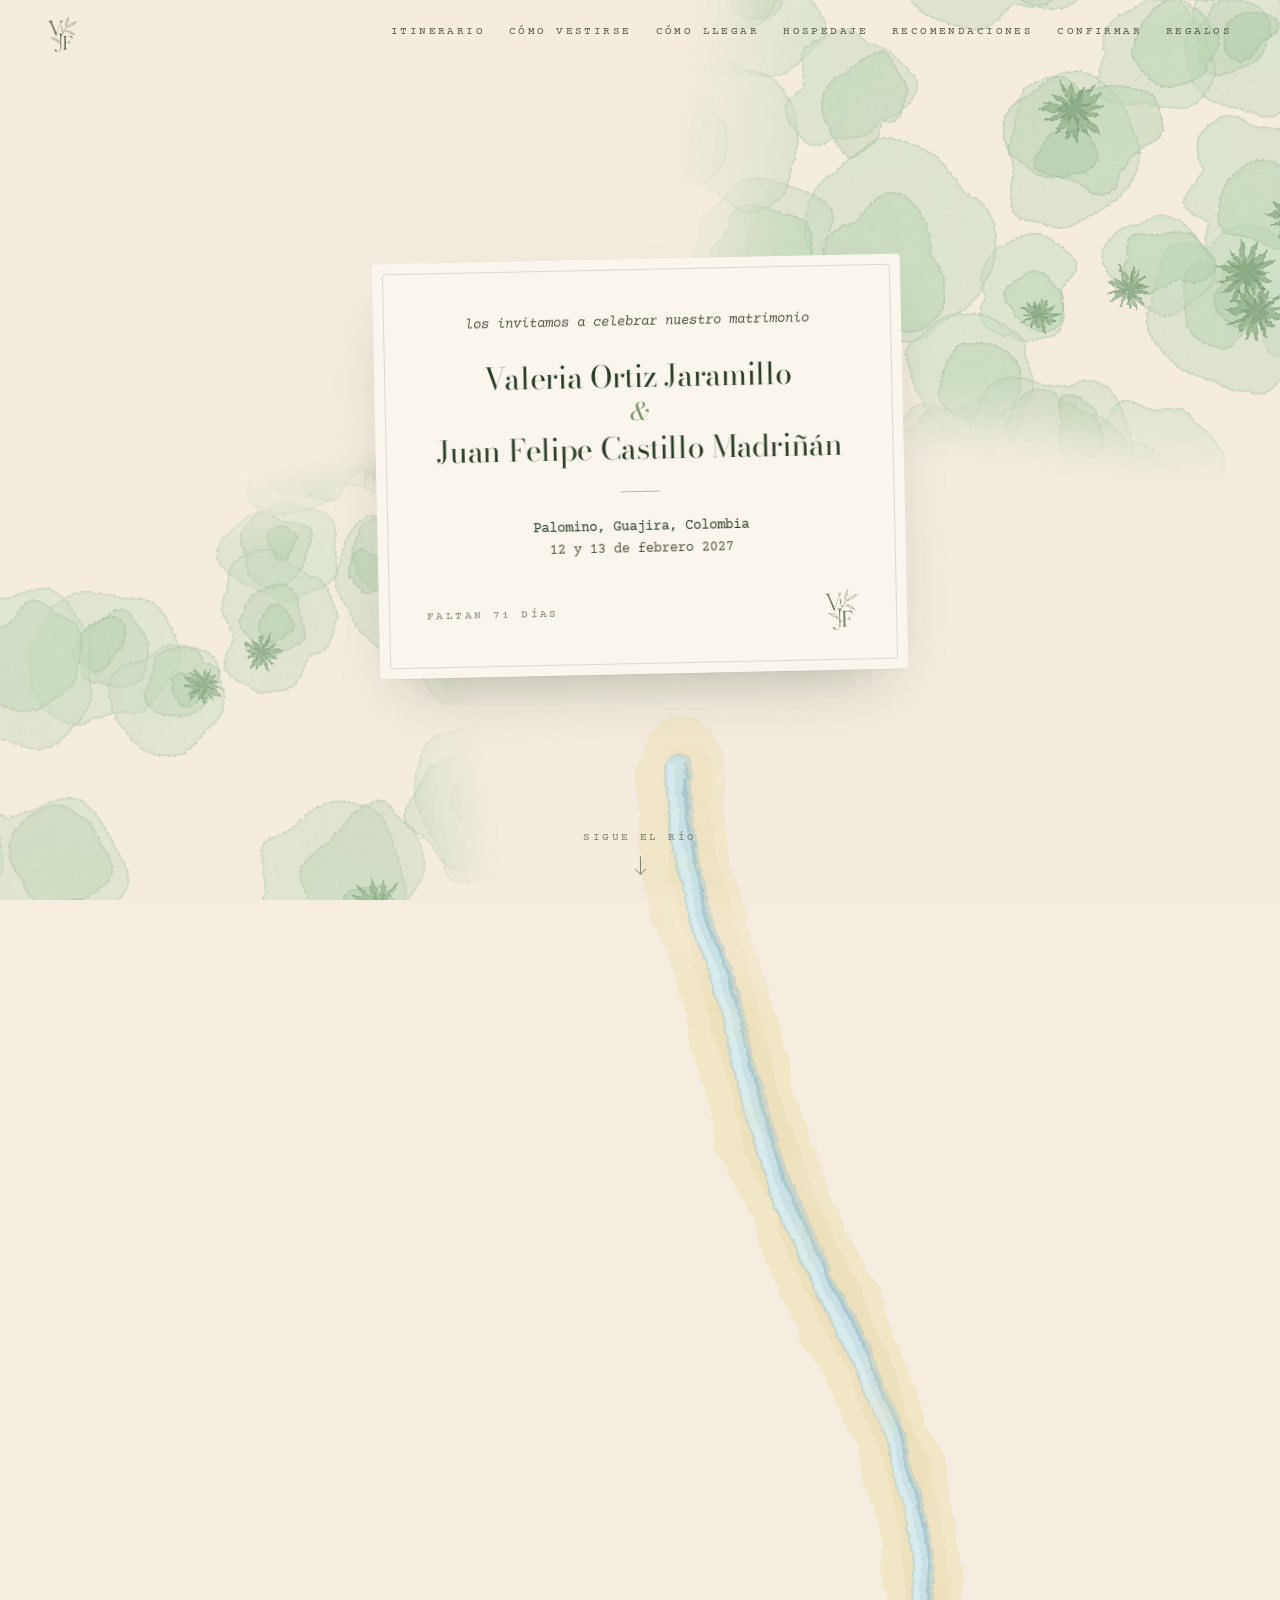
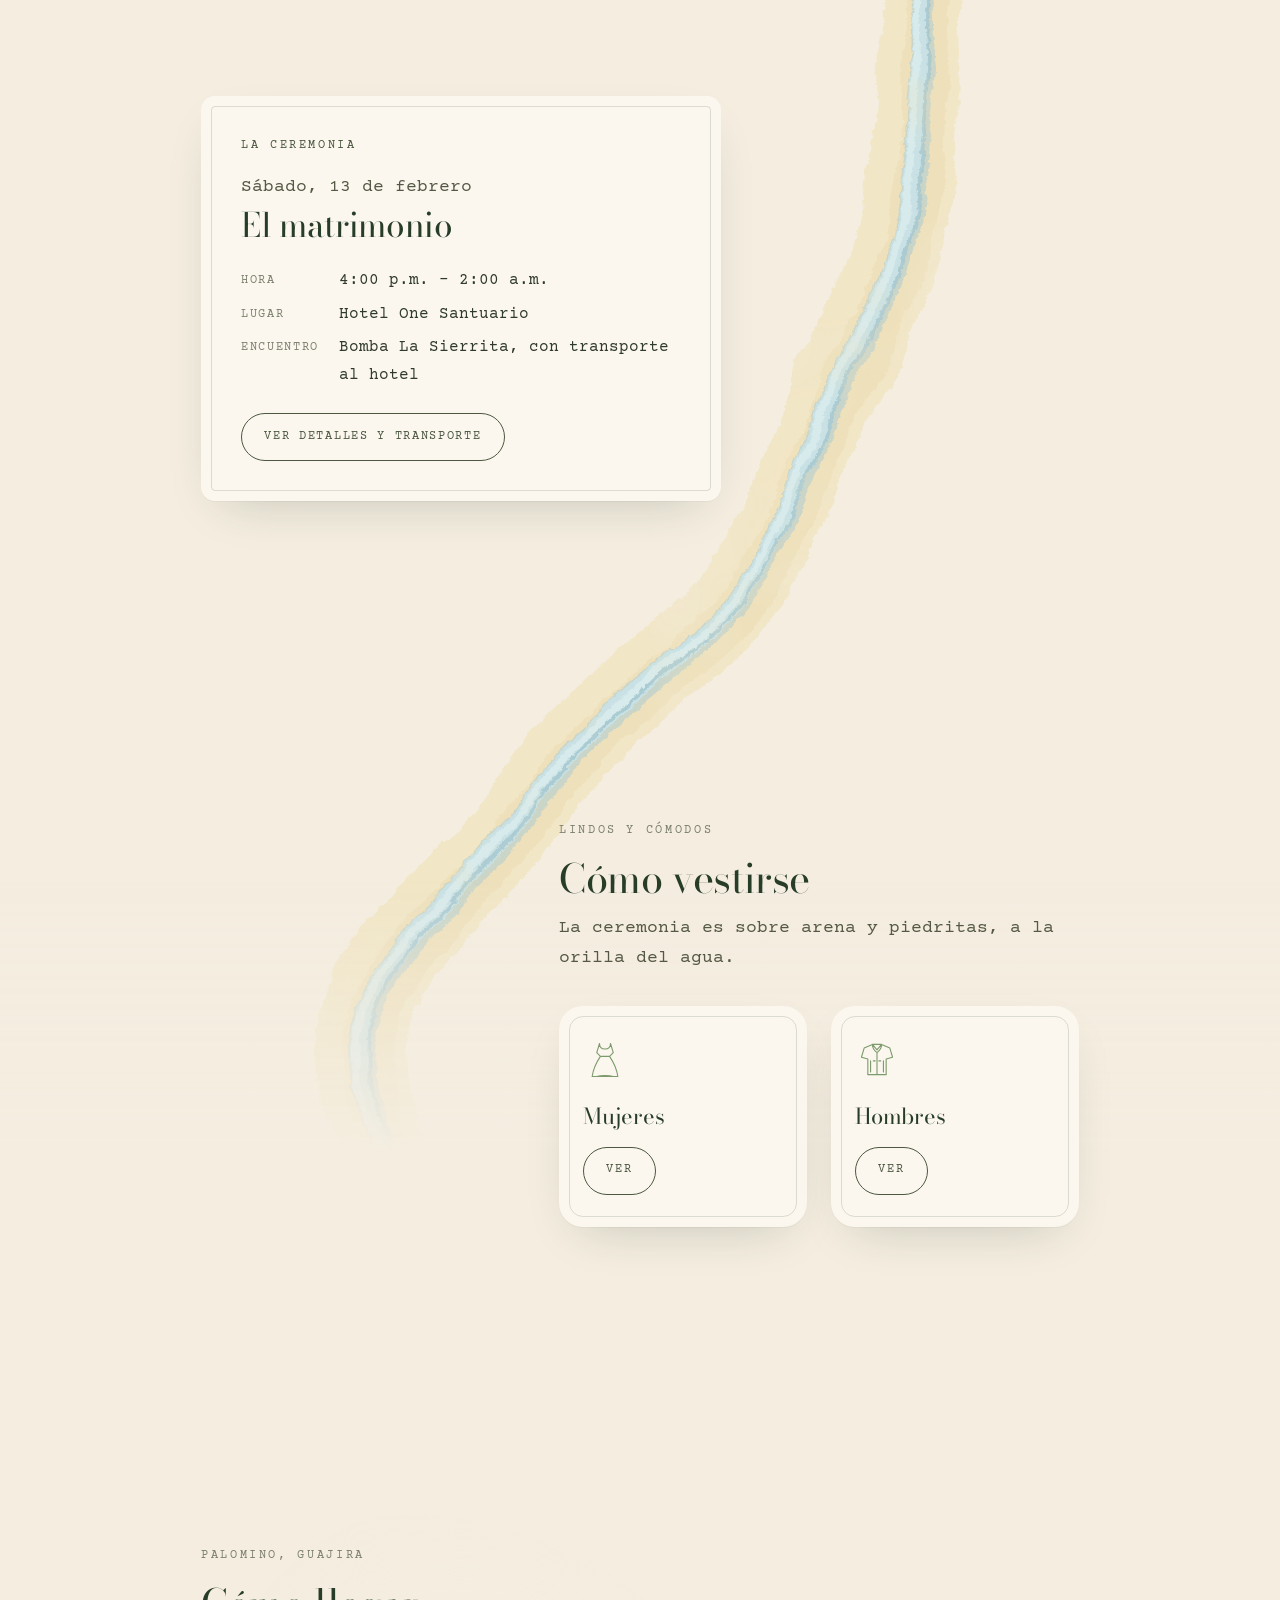
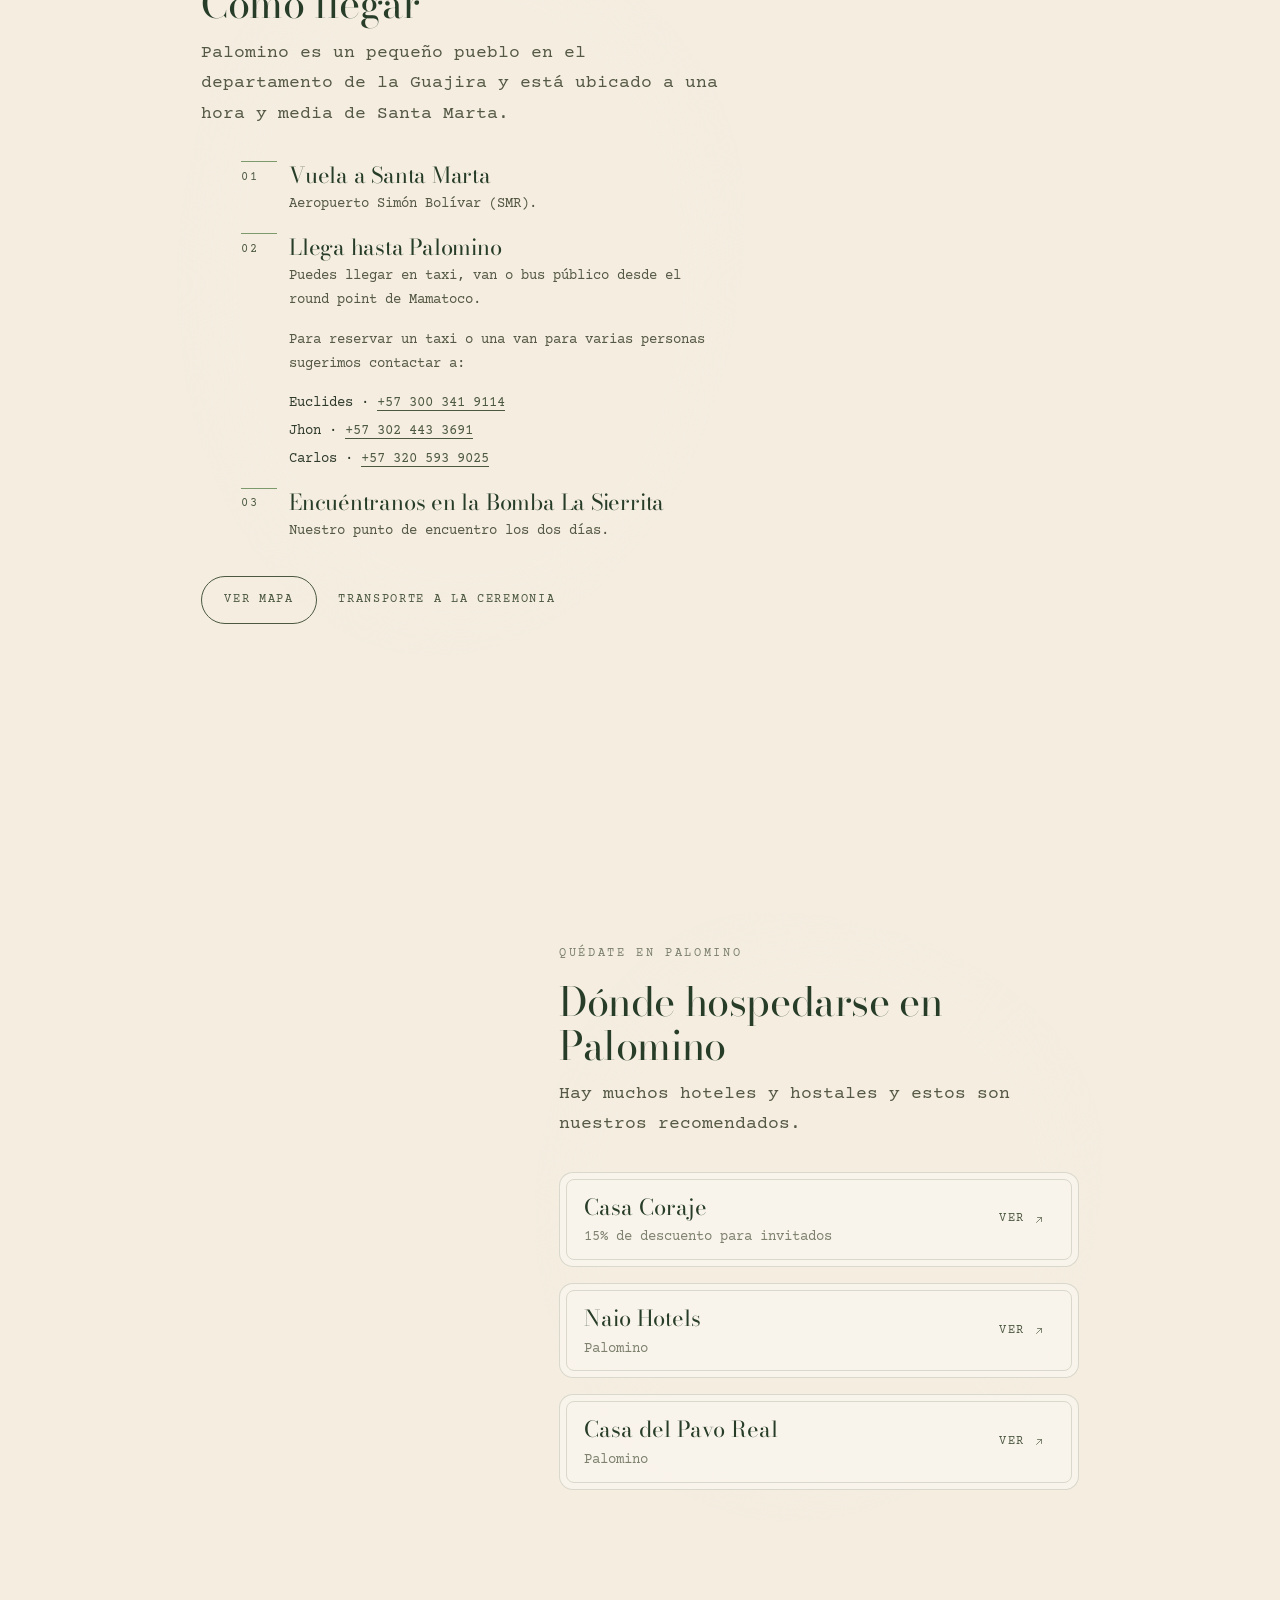
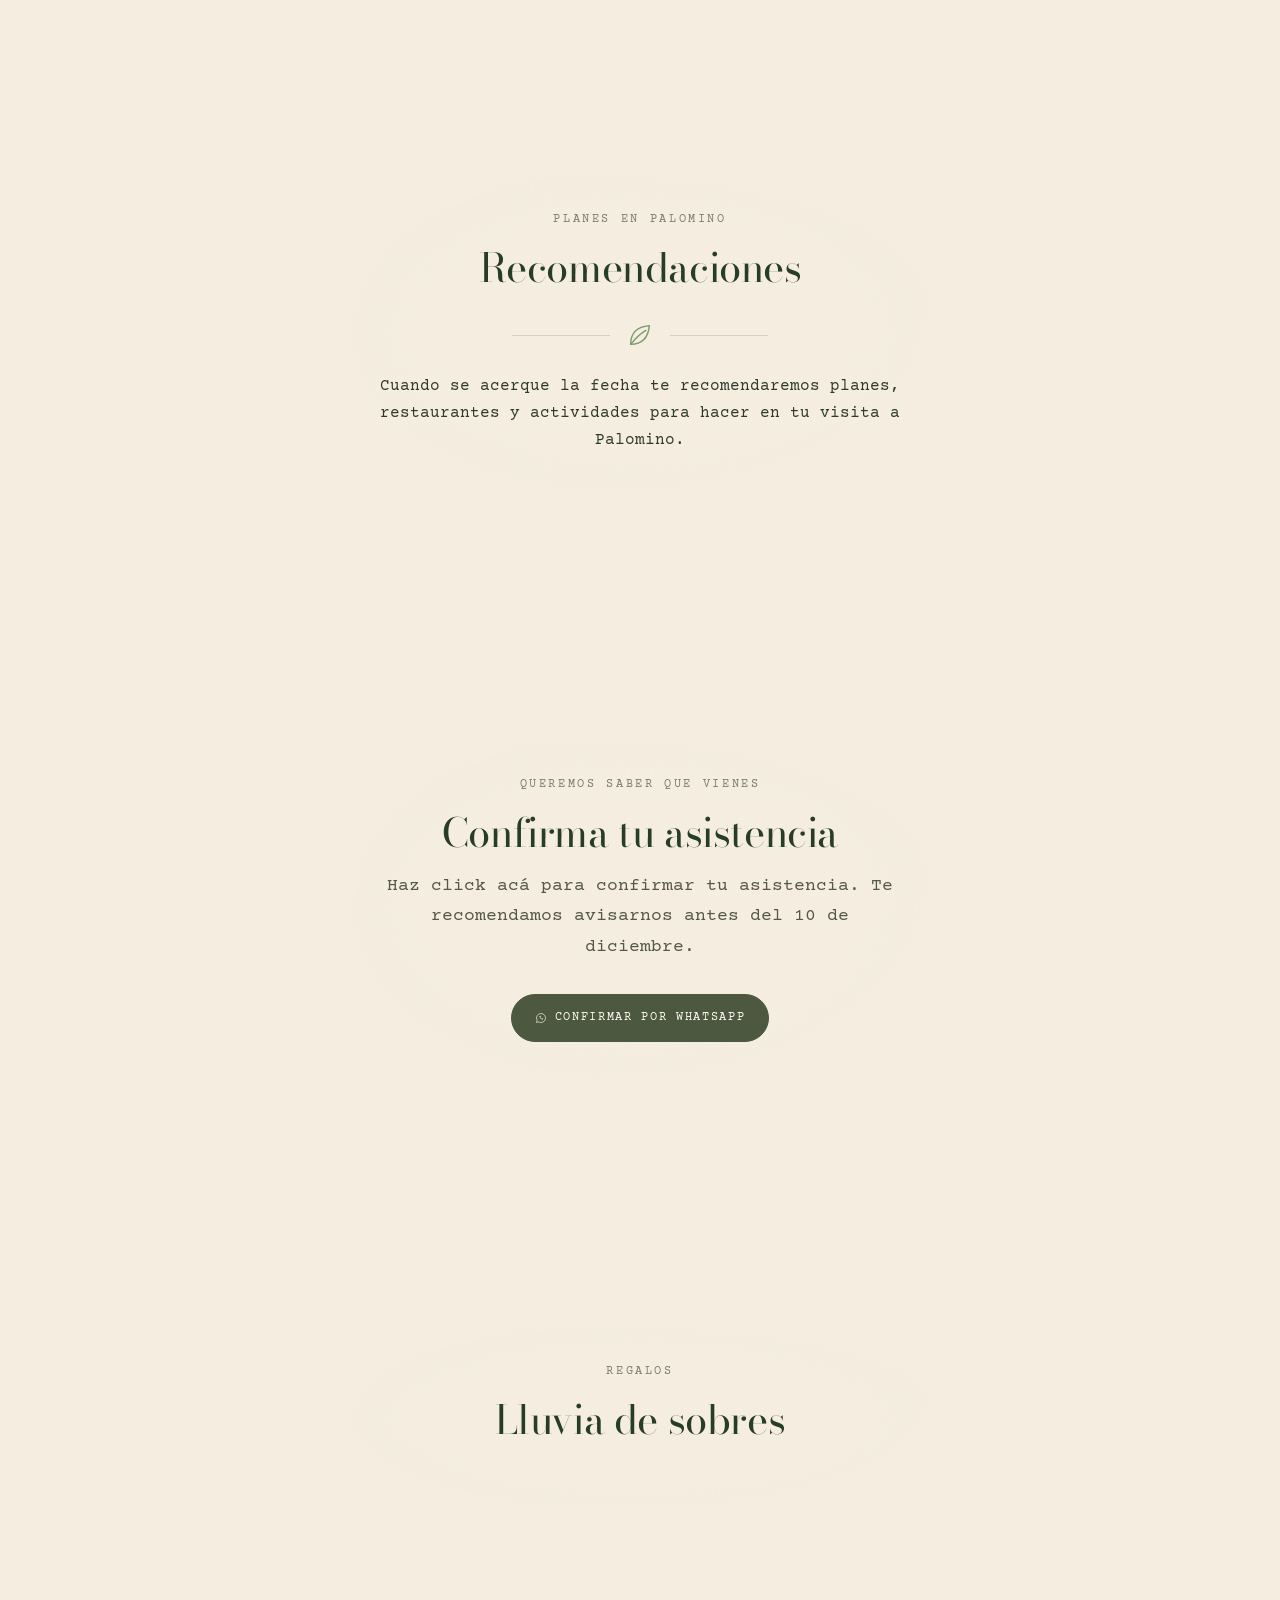
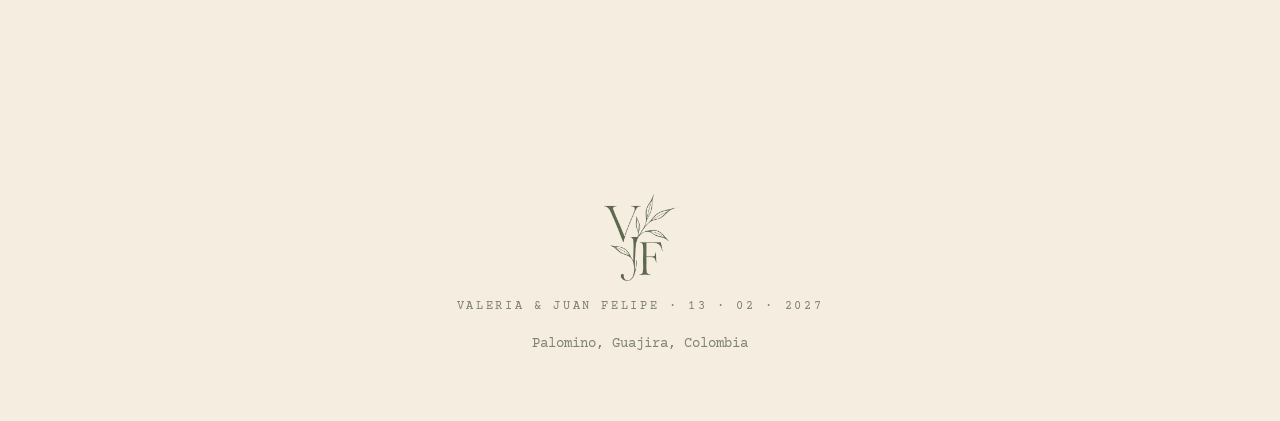
<file: index.html>
<!doctype html>
<html lang="es">
<head>
  <meta charset="utf-8">
  <meta name="viewport" content="width=device-width, initial-scale=1">
  <title>Valeria & Juan Felipe · 13 de febrero de 2027 · Palomino</title>
  <meta name="description" content="Valeria y Juan Felipe te invitan a celebrar su matrimonio en Palomino, Guajira, Colombia. 12 y 13 de febrero de 2027.">
  <link rel="icon" href="assets/img/logo-vjf.png" type="image/png">
  <link rel="preconnect" href="https://fonts.googleapis.com">
  <link rel="preconnect" href="https://fonts.gstatic.com" crossorigin>
  <link href="https://fonts.googleapis.com/css2?family=Bodoni+Moda:ital,opsz,wght@0,6..96,400;0,6..96,500;1,6..96,400&family=Courier+Prime:ital,wght@0,400;0,700;1,400&display=swap" rel="stylesheet">
  <link rel="stylesheet" href="css/tokens.css">
  <link rel="stylesheet" href="css/base.css">
  <link rel="stylesheet" href="css/components.css">
  <link rel="stylesheet" href="css/site.css">
</head>
<body>

<svg width="0" height="0" style="position:absolute" aria-hidden="true">
  <symbol id="i-leaf" viewBox="0 0 24 24"><path d="M4 20c0-9 5-15 16-16-1 11-7 16-16 16Z" fill="none" stroke="currentColor" stroke-width="1.2" stroke-linejoin="round"/><path d="M4 20c4-5 8-9 13-12" fill="none" stroke="currentColor" stroke-width="1.2" stroke-linecap="round"/></symbol>
  <symbol id="i-close" viewBox="0 0 24 24"><path d="M5 5l14 14M19 5L5 19" fill="none" stroke="currentColor" stroke-width="1.4" stroke-linecap="round"/></symbol>
  <symbol id="i-ext" viewBox="0 0 24 24"><path d="M7 17 17 7M9 7h8v8" fill="none" stroke="currentColor" stroke-width="1.4" stroke-linecap="round" stroke-linejoin="round"/></symbol>
  <symbol id="i-down" viewBox="0 0 14 24"><path d="M7 1v21M1 16l6 6 6-6" fill="none" stroke="currentColor" stroke-width="1.2" stroke-linecap="round" stroke-linejoin="round"/></symbol>
  <symbol id="i-vestido" viewBox="0 0 48 48"><path d="M18 6c0 4 2 6 6 6s6-2 6-6M18 6l-3 10 4 4M30 6l3 10-4 4M19 20c-4 6-8 14-9 22h28c-1-8-5-16-9-22M19 20h10M15 42c3-1 6-1 9-1s6 0 9 1" fill="none" stroke="currentColor" stroke-width="1.2" stroke-linecap="round" stroke-linejoin="round"/></symbol>
  <symbol id="i-guayabera" viewBox="0 0 48 48"><path d="M19 7h10l-5 6zM19 7l-9 4-3 10 7 2v17h20V23l7-2-3-10-9-4M19 7c0 5 5 9 5 9s5-4 5-9M24 16v24M17 25v12M31 25v12M20 25h2M26 25h2" fill="none" stroke="currentColor" stroke-width="1.2" stroke-linecap="round" stroke-linejoin="round"/></symbol>
  <symbol id="i-wa" viewBox="0 0 24 24"><path d="M12 3a9 9 0 0 0-7.8 13.5L3 21l4.6-1.2A9 9 0 1 0 12 3Z" fill="none" stroke="currentColor" stroke-width="1.3" stroke-linejoin="round"/><path d="M9 8.5c0 3.5 3 6.5 6.5 6.5l1-1.6-2-1-1 1a5 5 0 0 1-2.9-2.9l1-1-1-2L9 8.5Z" fill="currentColor"/></symbol>
</svg>

<nav class="nav" aria-label="Secciones">
  <a class="nav__brand" href="#inicio" aria-label="Inicio"><img src="assets/img/logo-vjf.png" alt="Monograma V y JF"></a>
  <div class="nav__links">
    <a href="#itinerario">Itinerario</a>
    <a href="#vestir">Cómo vestirse</a>
    <a href="#llegar">Cómo llegar</a>
    <a href="#hospedaje">Hospedaje</a>
    <a href="#recomendaciones">Recomendaciones</a>
    <a href="#rsvp">Confirmar</a>
    <a href="#regalos">Regalos</a>
  </div>
</nav>

<main class="stage" id="inicio">
  <!-- El río: se dibuja con JS siguiendo las secciones -->
  <svg class="river-master" id="river-master" aria-hidden="true"><path/></svg>
  <div class="river-reveal" id="river-reveal" aria-hidden="true"></div>
  <div class="flora" id="flora" aria-hidden="true"></div>

  <div class="section-wrap">

    <!-- ===================== HERO ===================== -->
    <header class="hero">
      <picture><source srcset="assets/img/wc/selva-01.webp" type="image/webp"><img class="hero__wash hero__wash--a" src="assets/img/wc/selva-01.png" alt="" width="1400" height="1000" fetchpriority="high"></picture>
      <picture><source srcset="assets/img/wc/selva-02.webp" type="image/webp"><img class="hero__wash hero__wash--b" src="assets/img/wc/selva-02.png" alt="" width="1100" height="900" fetchpriority="high"></picture>
      <article class="hero__card reveal is-visible">
        <p class="hero__invite mono">los invitamos a celebrar nuestro matrimonio</p>
        <h1 class="display hero__names">
          Valeria Ortiz Jaramillo
          <span class="hero__amp" aria-hidden="true">&amp;</span>
          <span class="sr-only">y</span>
          Juan Felipe Castillo Madriñán
        </h1>
        <hr class="hero__rule">
        <p class="hero__place mono">
          <strong>Palomino, Guajira, Colombia</strong><br>
          12 y 13 de febrero 2027
        </p>
        <div class="hero__foot">
          <span class="hero__count" id="countdown">Faltan … días</span>
          <img class="hero__mono" src="assets/img/logo-vjf.png" alt="">
        </div>
      </article>
      <a class="hero__cue" href="#itinerario">Sigue el río <svg><use href="#i-down"/></svg></a>
    </header>

    <!-- ===================== ITINERARIO ===================== -->
    <section class="section section--left" id="itinerario" data-river="left">
      <div class="section__inner">
        <div class="section__head reveal">
          <p class="eyebrow">Dos días junto al río</p>
          <h2 class="display display--section">Itinerario</h2>
          <p class="lead">Un viernes para relajarse y un sábado para celebrar.</p>
        </div>

        <div class="days">
          <article class="paper day reveal" style="--i:1">
            <p class="eyebrow eyebrow--accent">Antes del sí</p>
            <p class="day__date">Viernes, 12 de febrero</p>
            <h3 class="display day__title">Tubbing por el río Don Diego</h3>
            <dl class="facts">
              <dt>Hora</dt>
              <dd>1:00 p.m. – 6:00 p.m.</dd>
              <dt>Encuentro</dt>
              <dd>Bomba de gasolina La Sierrita, Palomino</dd>
            </dl>
            <p class="day__actions"><button class="btn" data-drawer-open="drawer-viernes">Ver detalles y qué llevar</button></p>
          </article>

          <article class="paper day reveal" style="--i:2">
            <p class="eyebrow eyebrow--accent">La ceremonia</p>
            <p class="day__date">Sábado, 13 de febrero</p>
            <h3 class="display day__title">El matrimonio</h3>
            <dl class="facts">
              <dt>Hora</dt>
              <dd>4:00 p.m. – 2:00 a.m.</dd>
              <dt>Lugar</dt>
              <dd>Hotel One Santuario</dd>
              <dt>Encuentro</dt>
              <dd>Bomba La Sierrita, con transporte al hotel</dd>
            </dl>
            <p class="day__actions"><button class="btn" data-drawer-open="drawer-sabado">Ver detalles y transporte</button></p>
          </article>
        </div>
      </div>
    </section>

    <!-- ===================== CÓMO VESTIRSE ===================== -->
    <section class="section section--right" id="vestir" data-river="right">
      <div class="section__inner">
        <div class="section__head reveal">
          <p class="eyebrow">Lindos y cómodos</p>
          <h2 class="display display--section">Cómo vestirse</h2>
          <p class="lead">La ceremonia es sobre arena y piedritas, a la orilla del agua.</p>
        </div>
        <div class="dress">
          <div class="dress__card reveal" style="--i:1">
            <svg class="dress__icon" aria-hidden="true"><use href="#i-vestido"/></svg>
            <h3 class="display display--sub">Mujeres</h3>
            <button class="btn" data-drawer-open="drawer-mujeres">Ver</button>
          </div>
          <div class="dress__card reveal" style="--i:2">
            <svg class="dress__icon" aria-hidden="true"><use href="#i-guayabera"/></svg>
            <h3 class="display display--sub">Hombres</h3>
            <button class="btn" data-drawer-open="drawer-hombres">Ver</button>
          </div>
        </div>
      </div>
    </section>

    <!-- ===================== CÓMO LLEGAR ===================== -->
    <section class="section section--left" id="llegar" data-river="left">
      <div class="section__inner veil">
        <div class="section__head reveal">
          <p class="eyebrow">Palomino, Guajira</p>
          <h2 class="display display--section">Cómo llegar</h2>
          <p class="lead">Palomino es un pequeño pueblo en el departamento de la Guajira y está ubicado a una hora y media de Santa Marta.</p>
        </div>
        <ol class="route reveal" style="--i:1">
          <li class="route__step"><div><b class="display display--sub">Vuela a Santa Marta</b><p class="small soft">Aeropuerto Simón Bolívar (SMR).</p></div></li>
          <li class="route__step"><div><b class="display display--sub">Llega hasta Palomino</b><p class="small soft">Puedes llegar en taxi, van o bus público desde el round point de Mamatoco.</p>
            <p class="small soft" style="margin-top: var(--s-2)">Para reservar un taxi o una van para varias personas sugerimos contactar a:</p>
            <ul class="contacts small">
              <li>Euclides · <a class="link" href="https://wa.me/573003419114" target="_blank" rel="noopener">+57 300 341 9114</a></li>
              <li>Jhon · <a class="link" href="https://wa.me/573024433691" target="_blank" rel="noopener">+57 302 443 3691</a></li>
              <li>Carlos · <a class="link" href="https://wa.me/573205939025" target="_blank" rel="noopener">+57 320 593 9025</a></li>
            </ul></div></li>
          <li class="route__step"><div><b class="display display--sub">Encuéntranos en la Bomba La Sierrita</b><p class="small soft">Nuestro punto de encuentro los dos días.</p></div></li>
        </ol>
        <p class="cluster reveal" style="--i:2; margin-top: var(--s-6)">
          <button class="btn" data-drawer-open="drawer-mapa">Ver mapa</button>
          <button class="btn btn--ghost" data-drawer-open="drawer-transporte">Transporte a la ceremonia</button>
        </p>
      </div>
    </section>

    <!-- ===================== HOSPEDAJE ===================== -->
    <section class="section section--right" id="hospedaje" data-river="right">
      <div class="section__inner veil">
        <div class="section__head reveal">
          <p class="eyebrow">Quédate en Palomino</p>
          <h2 class="display display--section">Dónde hospedarse en Palomino</h2>
          <p class="lead">Hay muchos hoteles y hostales y estos son nuestros recomendados.</p>
        </div>
        <ul class="list-cards reveal" style="--i:1">
          <li class="list-card"><div><span class="list-card__title">Casa Coraje</span><p class="meta">15% de descuento para invitados</p></div><a class="btn btn--ghost" href="https://wa.me/573134952578?text=Hola%2C%20quisiera%20hospedarme%20en%20Casa%20Coraje%20con%20el%20descuento%20para%20el%20matrimonio%20de%20Valeria%20y%20Juan%20Felipe." target="_blank" rel="noopener">Ver <svg><use href="#i-ext"/></svg></a></li>
          <li class="list-card"><div><span class="list-card__title">Naio Hotels</span><p class="meta">Palomino</p></div><a class="btn btn--ghost" href="https://www.naiohotels.com/es/" target="_blank" rel="noopener">Ver <svg><use href="#i-ext"/></svg></a></li>
          <li class="list-card"><div><span class="list-card__title">Casa del Pavo Real</span><p class="meta">Palomino</p></div><a class="btn btn--ghost" href="https://www.casadelpavoreal.com/" target="_blank" rel="noopener">Ver <svg><use href="#i-ext"/></svg></a></li>
        </ul>
      </div>
    </section>

    <!-- ===================== RECOMENDACIONES ===================== -->
    <section class="section section--center" id="recomendaciones" data-river="center">
      <div class="section__inner veil">
        <div class="section__head reveal">
          <p class="eyebrow">Planes en Palomino</p>
          <h2 class="display display--section">Recomendaciones</h2>
        </div>
        <div class="leaf-rule reveal" style="--i:1"><svg><use href="#i-leaf"/></svg></div>
        <p class="reveal" style="--i:2; margin-top: var(--s-5)">Cuando se acerque la fecha te recomendaremos planes, restaurantes y actividades para hacer en tu visita a Palomino.</p>
      </div>
    </section>

    <!-- ===================== RSVP ===================== -->
    <section class="section section--center" id="rsvp" data-river="center">
      <div class="section__inner rsvp veil">
        <div class="reveal">
          <p class="eyebrow">Queremos saber que vienes</p>
          <h2 class="display display--section" style="margin-top:.5rem">Confirma tu asistencia</h2>
          <p class="lead" style="margin-top: var(--s-4)">Haz click acá para confirmar tu asistencia. Te recomendamos avisarnos antes del 10 de diciembre.</p>
        </div>
        <div class="rsvp__actions reveal" style="--i:1">
          <a class="btn btn--solid" href="https://wa.me/573144828764?text=Hola%2C%20confirmo%20mi%20asistencia%20al%20matrimonio%20de%20Valeria%20y%20Juan%20Felipe" target="_blank" rel="noopener"><svg><use href="#i-wa"/></svg> Confirmar por WhatsApp</a>
        </div>
      </div>
    </section>

    <!-- ===================== REGALOS ===================== -->
    <section class="section section--center" id="regalos" data-river="center">
      <div class="section__inner veil" style="text-align:center">
        <div class="section__head reveal">
          <p class="eyebrow">Regalos</p>
          <h2 class="display display--section">Lluvia de sobres</h2>
        </div>
      </div>
    </section>

  </div>
</main>

<footer class="footer">
  <img src="assets/img/logo-vjf.png" alt="Monograma V y JF">
  <p class="eyebrow">Valeria &amp; Juan Felipe · 13 · 02 · 2027</p>
  <p class="meta">Palomino, Guajira, Colombia</p>
</footer>

<!-- ===================== DRAWERS ===================== -->
<div class="drawer-backdrop" data-drawer-close></div>

<aside class="drawer" id="drawer-viernes" aria-hidden="true" aria-labelledby="drawer-viernes-title">
  <div class="drawer__head">
    <div><p class="eyebrow">Viernes 12 · 1:00 p.m.</p><h3 class="display display--sub" id="drawer-viernes-title">Tubbing por el río Don Diego</h3></div>
    <button class="drawer__close" data-drawer-close aria-label="Cerrar"><svg><use href="#i-close"/></svg></button>
  </div>
  <div class="drawer__body stack-lg">
    <div class="stack">
      <p class="soft">Te invitamos a disfrutar una tarde en el río, en un plan que nos encanta.</p>
      <p>Entre monos aulladores y garzas de colores, rodeados de primos, tíos y amigos, recorreremos lentamente el río en neumáticos hasta llegar a su encuentro con el mar. Luego disfrutaremos de una tarde de playa con música, empanadas y cerveza.</p>
    </div>
    <dl class="facts">
      <dt>Encuentro</dt>
      <dd>Bomba de gasolina La Sierrita, Palomino · <a class="link" href="https://www.google.com/maps/search/Bomba+La+Sierrita+Palomino" target="_blank" rel="noopener">ver en Google Maps</a></dd>
      <dt>Cómo es</dt>
      <dd>Saldremos todos juntos en un bus hasta el río Don Diego. Después, haremos una caminata suave de unos 25 minutos por la Sierra hasta una playa escondida donde arrancaremos el descenso por el río.</dd>
    </dl>
    <div>
      <p class="eyebrow eyebrow--accent">¿Qué llevar?</p>
      <ul class="checklist">
        <li>Vestido de baño</li>
        <li>Sombrero</li>
        <li>Recomendamos camiseta manga larga para protegerse del sol</li>
        <li>Lo que no quieras mojar podrá ir en una lancha</li>
      </ul>
    </div>
  </div>
</aside>

<aside class="drawer" id="drawer-sabado" aria-hidden="true" aria-labelledby="drawer-sabado-title">
  <div class="drawer__head">
    <div><p class="eyebrow">Sábado 13 · 4:00 p.m.</p><h3 class="display display--sub" id="drawer-sabado-title">El matrimonio</h3></div>
    <button class="drawer__close" data-drawer-close aria-label="Cerrar"><svg><use href="#i-close"/></svg></button>
  </div>
  <div class="drawer__body stack-lg">
    <div class="stack">
      <p>Inmersos en el corazón de la Sierra, en una playa de río, y con la naturaleza de testigo, se llevará a cabo la ceremonia a las 4:00 p.m. La fiesta sigue hasta las 2:00 a.m.</p>
    </div>
    <dl class="facts">
      <dt>Lugar</dt><dd>Hotel One Santuario, a 2 km de la principal, frente al río Palomino · <a class="link" href="https://maps.app.goo.gl/7ZkuoeTQYC2sWVmMA" target="_blank" rel="noopener">ver en Google Maps</a></dd>
      <dt>Encuentro</dt><dd>Bomba de gasolina La Sierrita, Palomino · <a class="link" href="https://www.google.com/maps/search/Bomba+La+Sierrita+Palomino" target="_blank" rel="noopener">ver en Google Maps</a></dd>
      <dt>Tiempo</dt><dd>De la bomba al hotel son unos 30 minutos. Planea con tiempo.</dd>
    </dl>
    <div>
      <p class="eyebrow eyebrow--accent">Transporte</p>
      <p>La carretera al hotel es de difícil acceso. Para quienes requieran transporte, el equipo de logística se comunicará con ustedes para coordinar las camionetas desde la Bomba La Sierrita. Ese mismo transporte los regresará en la noche a su hotel.</p>
    </div>
    <div>
      <p class="eyebrow eyebrow--accent">Cómo vestirse</p>
      <p>La ceremonia es sobre arena y piedritas, a la orilla del agua.</p>
      <p class="cluster" style="margin-top: var(--s-3)">
        <button class="btn" data-drawer-open="drawer-mujeres">Mujeres</button>
        <button class="btn" data-drawer-open="drawer-hombres">Hombres</button>
      </p>
    </div>
  </div>
</aside>

<aside class="drawer" id="drawer-transporte" aria-hidden="true" aria-labelledby="drawer-transporte-title">
  <div class="drawer__head">
    <div><p class="eyebrow">Sábado 13</p><h3 class="display display--sub" id="drawer-transporte-title">Transporte a la ceremonia</h3></div>
    <button class="drawer__close" data-drawer-close aria-label="Cerrar"><svg><use href="#i-close"/></svg></button>
  </div>
  <div class="drawer__body stack-lg">
    <p>El Hotel One Santuario está a 2 kilómetros de la principal por una carretera de difícil acceso. Por eso ofrecemos transporte desde nuestro punto de encuentro.</p>
    <ol class="route">
      <li class="route__step"><div><b class="display display--sub">Llega a la Bomba La Sierrita</b><p class="small soft">En Palomino, sobre la Troncal. Calcula unos 30 minutos desde allí hasta el hotel.</p></div></li>
      <li class="route__step"><div><b class="display display--sub">Sube a las camionetas</b><p class="small soft">El equipo de logística se comunicará contigo para coordinar la hora de salida.</p></div></li>
      <li class="route__step"><div><b class="display display--sub">Regreso en la noche</b><p class="small soft">El mismo transporte te lleva de vuelta a tu hotel.</p></div></li>
    </ol>
    <p class="cluster">
      <a class="btn" href="https://www.google.com/maps/search/Bomba+La+Sierrita+Palomino" target="_blank" rel="noopener">Bomba La Sierrita <svg><use href="#i-ext"/></svg></a>
      <a class="btn" href="https://maps.app.goo.gl/7ZkuoeTQYC2sWVmMA" target="_blank" rel="noopener">Hotel One Santuario <svg><use href="#i-ext"/></svg></a>
    </p>
  </div>
</aside>

<aside class="drawer" id="drawer-mapa" aria-hidden="true" aria-labelledby="drawer-mapa-title">
  <div class="drawer__head">
    <div><p class="eyebrow">Mapa</p><h3 class="display display--sub" id="drawer-mapa-title">Palomino y alrededores</h3></div>
    <button class="drawer__close" data-drawer-close aria-label="Cerrar"><svg><use href="#i-close"/></svg></button>
  </div>
  <div class="drawer__body stack">
    <iframe class="map-frame" title="Mapa de Palomino" referrerpolicy="no-referrer-when-downgrade" data-src="https://www.google.com/maps?q=Palomino,+La+Guajira,+Colombia&z=13&output=embed"></iframe>
    <dl class="facts">
      <dt>Encuentro</dt><dd>Bomba de gasolina La Sierrita, sobre la Troncal, en Palomino.</dd>
      <dt>Ceremonia</dt><dd>Hotel One Santuario, a 2 km de la principal, frente al río Palomino · <a class="link" href="https://maps.app.goo.gl/7ZkuoeTQYC2sWVmMA" target="_blank" rel="noopener">ver en Google Maps</a></dd>
      <dt>Tubbing</dt><dd>Río Don Diego, a unos minutos en bus desde la bomba.</dd>
    </dl>
    <a class="btn" href="https://www.google.com/maps/place/Palomino,+La+Guajira" target="_blank" rel="noopener">Abrir en Google Maps <svg><use href="#i-ext"/></svg></a>
  </div>
</aside>

<aside class="drawer" id="drawer-mujeres" aria-hidden="true" aria-labelledby="drawer-mujeres-title">
  <div class="drawer__head">
    <div><p class="eyebrow">Cómo vestirse</p><h3 class="display display--sub" id="drawer-mujeres-title">Ideas para ellas</h3></div>
    <button class="drawer__close" data-drawer-close aria-label="Cerrar"><svg><use href="#i-close"/></svg></button>
  </div>
  <div class="drawer__body stack">
    <p>Vestido largo y zapatos elegantes que sean aptos para caminar en terrenos inestables como arena y piedritas.</p>
    <p class="cluster"><span class="chip">Vestido largo</span><span class="chip">Telas livianas</span><span class="chip chip--sand">Suela plana o bloque</span></p>
    <div class="inspo">
      <div class="inspo__item"><img data-src="assets/img/vestir/mujeres-01.jpg" alt="Vestido largo plisado verde lima, en la arena" decoding="async"></div>
      <div class="inspo__item"><img data-src="assets/img/vestir/mujeres-02.jpg" alt="Vestido largo plisado en verdes y dorados" decoding="async"></div>
      <div class="inspo__item"><img data-src="assets/img/vestir/mujeres-07.jpg" alt="Vestido largo verde salvia con flores bordadas y manga corta" decoding="async"></div>
      <div class="inspo__item"><img data-src="assets/img/vestir/mujeres-04.jpg" alt="Vestido largo fucsia con falda plisada, entre plátanos" decoding="async"></div>
      <div class="inspo__item"><img data-src="assets/img/vestir/mujeres-05.jpg" alt="Vestido largo estampado en rojos, de un hombro" decoding="async"></div>
      <div class="inspo__item"><img data-src="assets/img/vestir/mujeres-06.jpg" alt="Vestido largo naranja con volantes, en la selva" decoding="async"></div>
      <div class="inspo__item"><img data-src="assets/img/vestir/mujeres-08.jpg" alt="Vestido largo de hombros descubiertos con estampado de acuarela en verdes y fucsias" decoding="async"></div>
    </div>
  </div>
</aside>

<aside class="drawer" id="drawer-hombres" aria-hidden="true" aria-labelledby="drawer-hombres-title">
  <div class="drawer__head">
    <div><p class="eyebrow">Cómo vestirse</p><h3 class="display display--sub" id="drawer-hombres-title">Ideas para ellos</h3></div>
    <button class="drawer__close" data-drawer-close aria-label="Cerrar"><svg><use href="#i-close"/></svg></button>
  </div>
  <div class="drawer__body stack">
    <p>Guayabera blanca con pantalón beige.</p>
    <p class="soft">Pantalón de lino o algodón y zapato cerrado cómodo.</p>
    <p class="cluster"><span class="chip">Guayabera blanca</span><span class="chip">Pantalón beige</span><span class="chip chip--sand">Lino</span></p>
    <div class="inspo">
      <div class="inspo__item"><img data-src="assets/img/vestir/hombres-01.jpg" alt="Guayabera blanca de lino y pantalón beige, frente al mar" decoding="async"></div>
      <div class="inspo__item"><img data-src="assets/img/vestir/hombres-02.jpg" alt="Guayabera blanca de alforzas, pantalón de lino crudo y mocasines café, junto al mar" decoding="async"></div>
    </div>
  </div>
</aside>

<script src="js/river.js" defer></script>
<script src="js/drawers.js" defer></script>
<script src="js/main.js" defer></script>
</body>
</html>
</file>
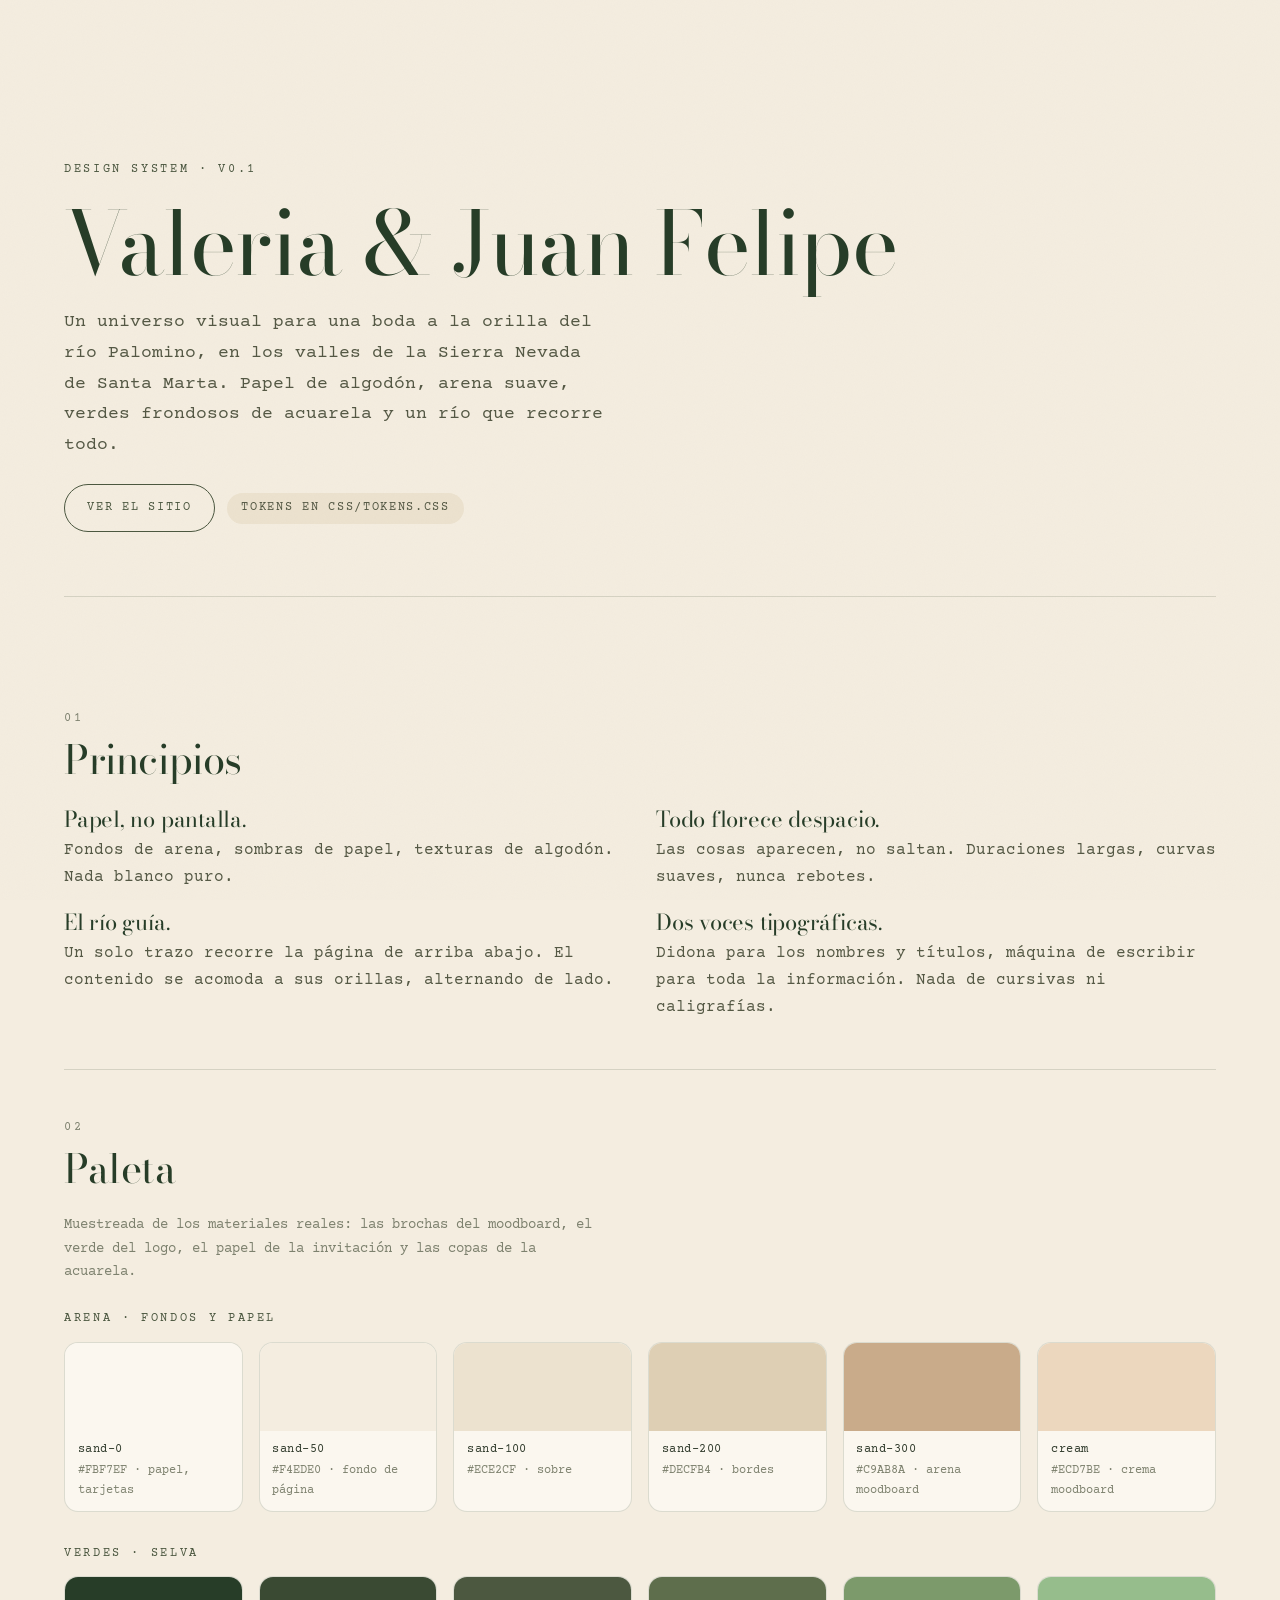
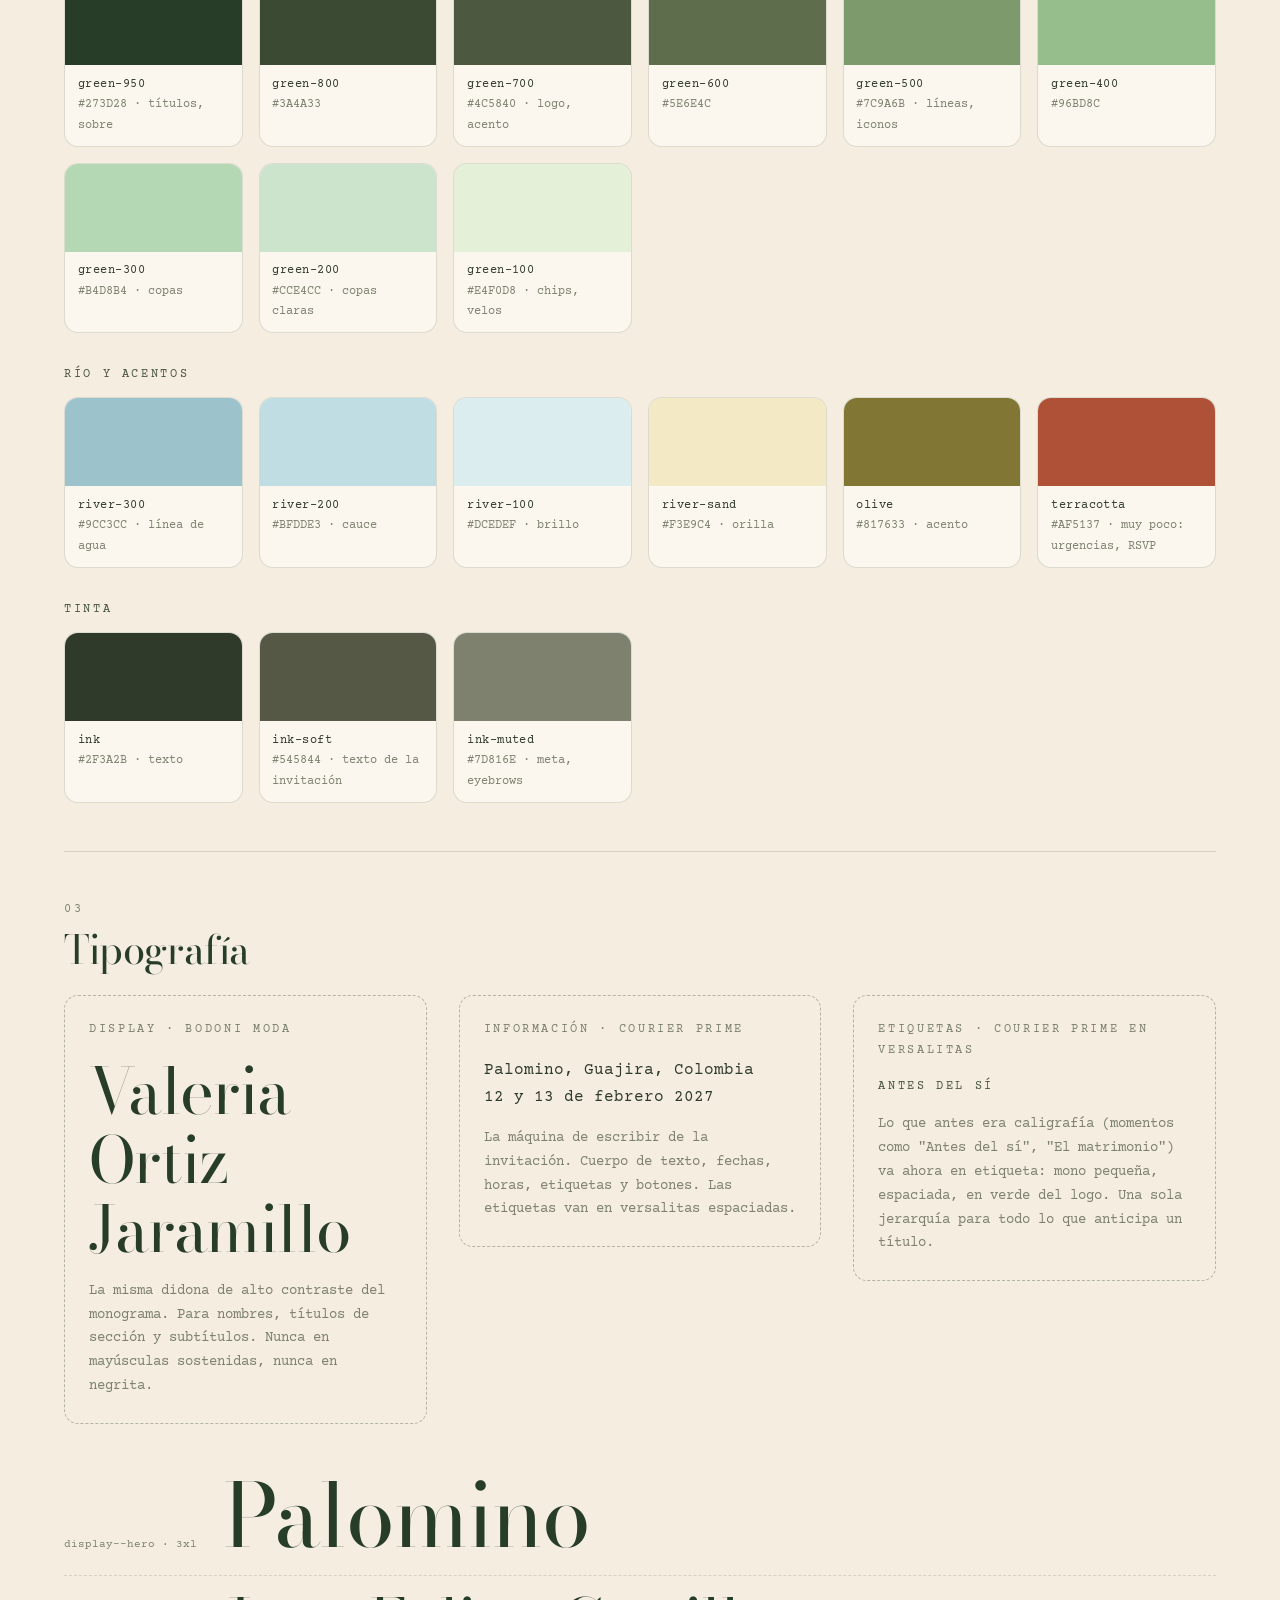
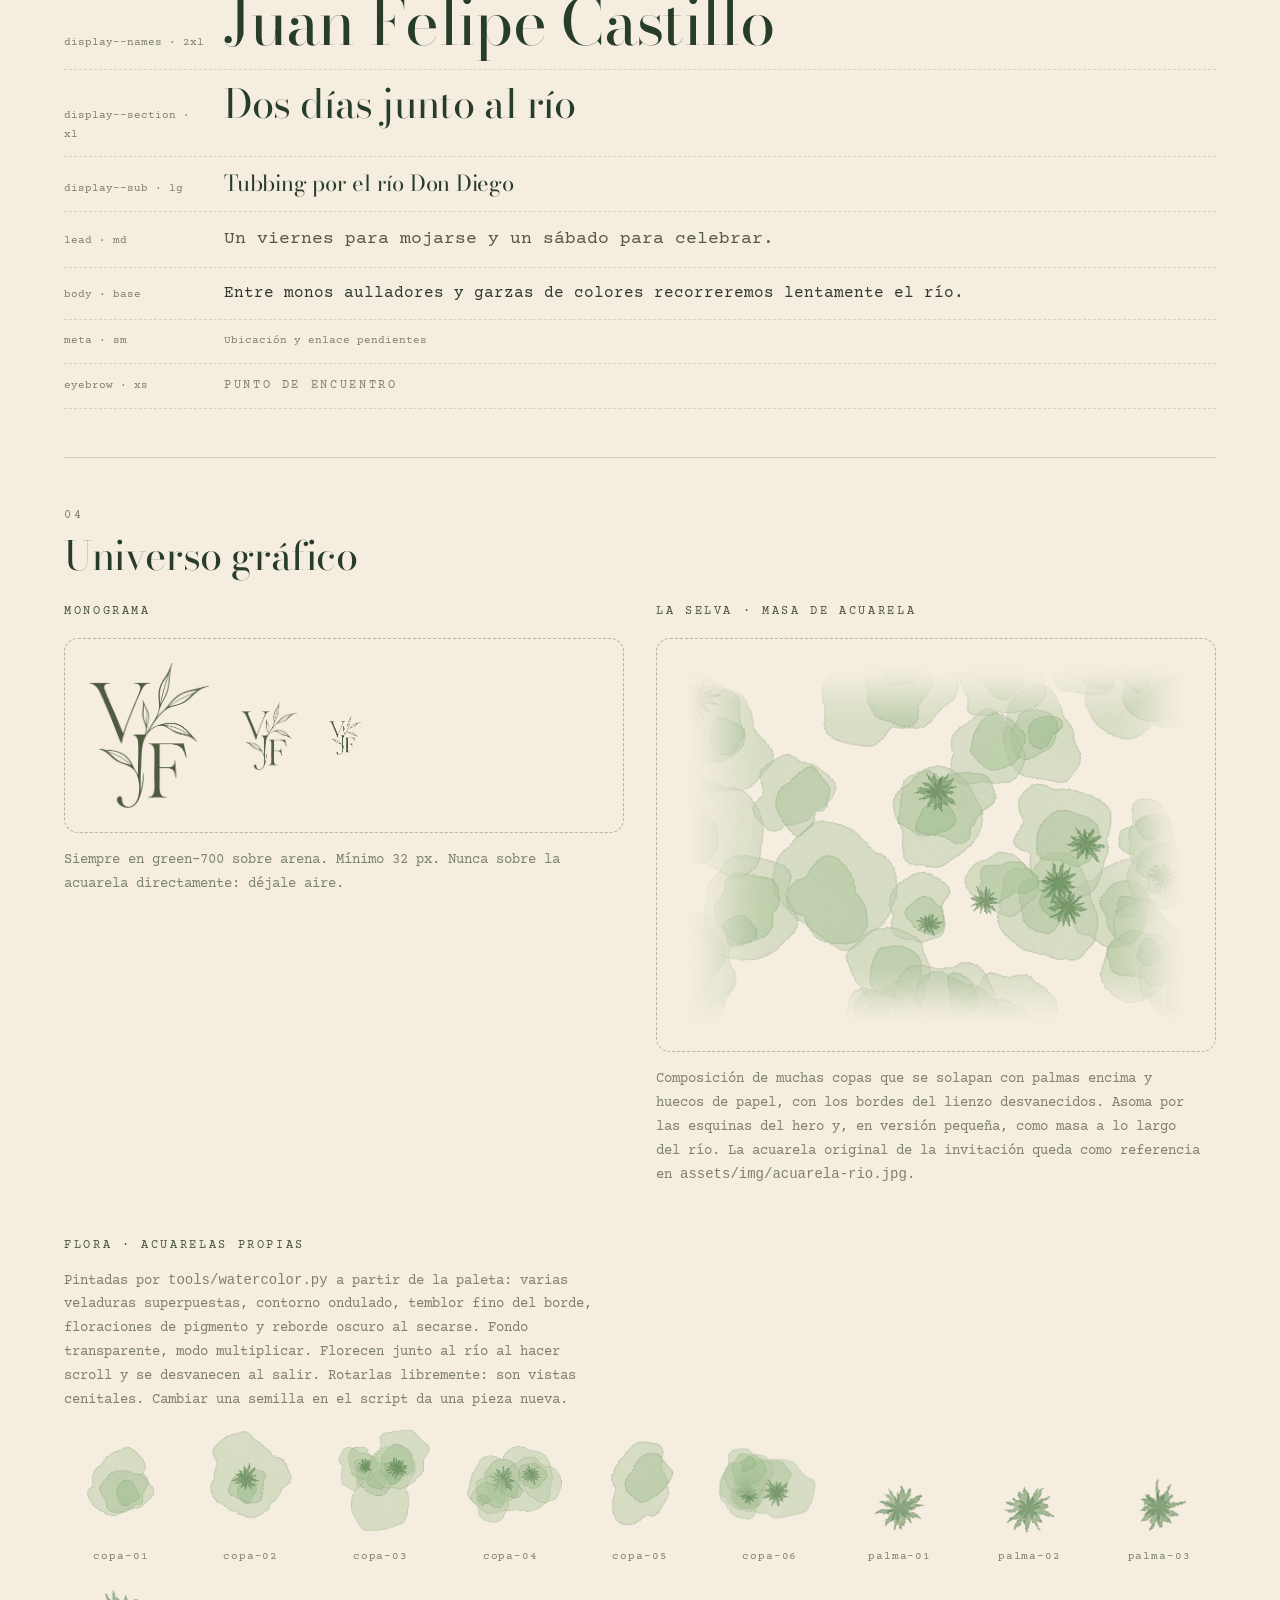
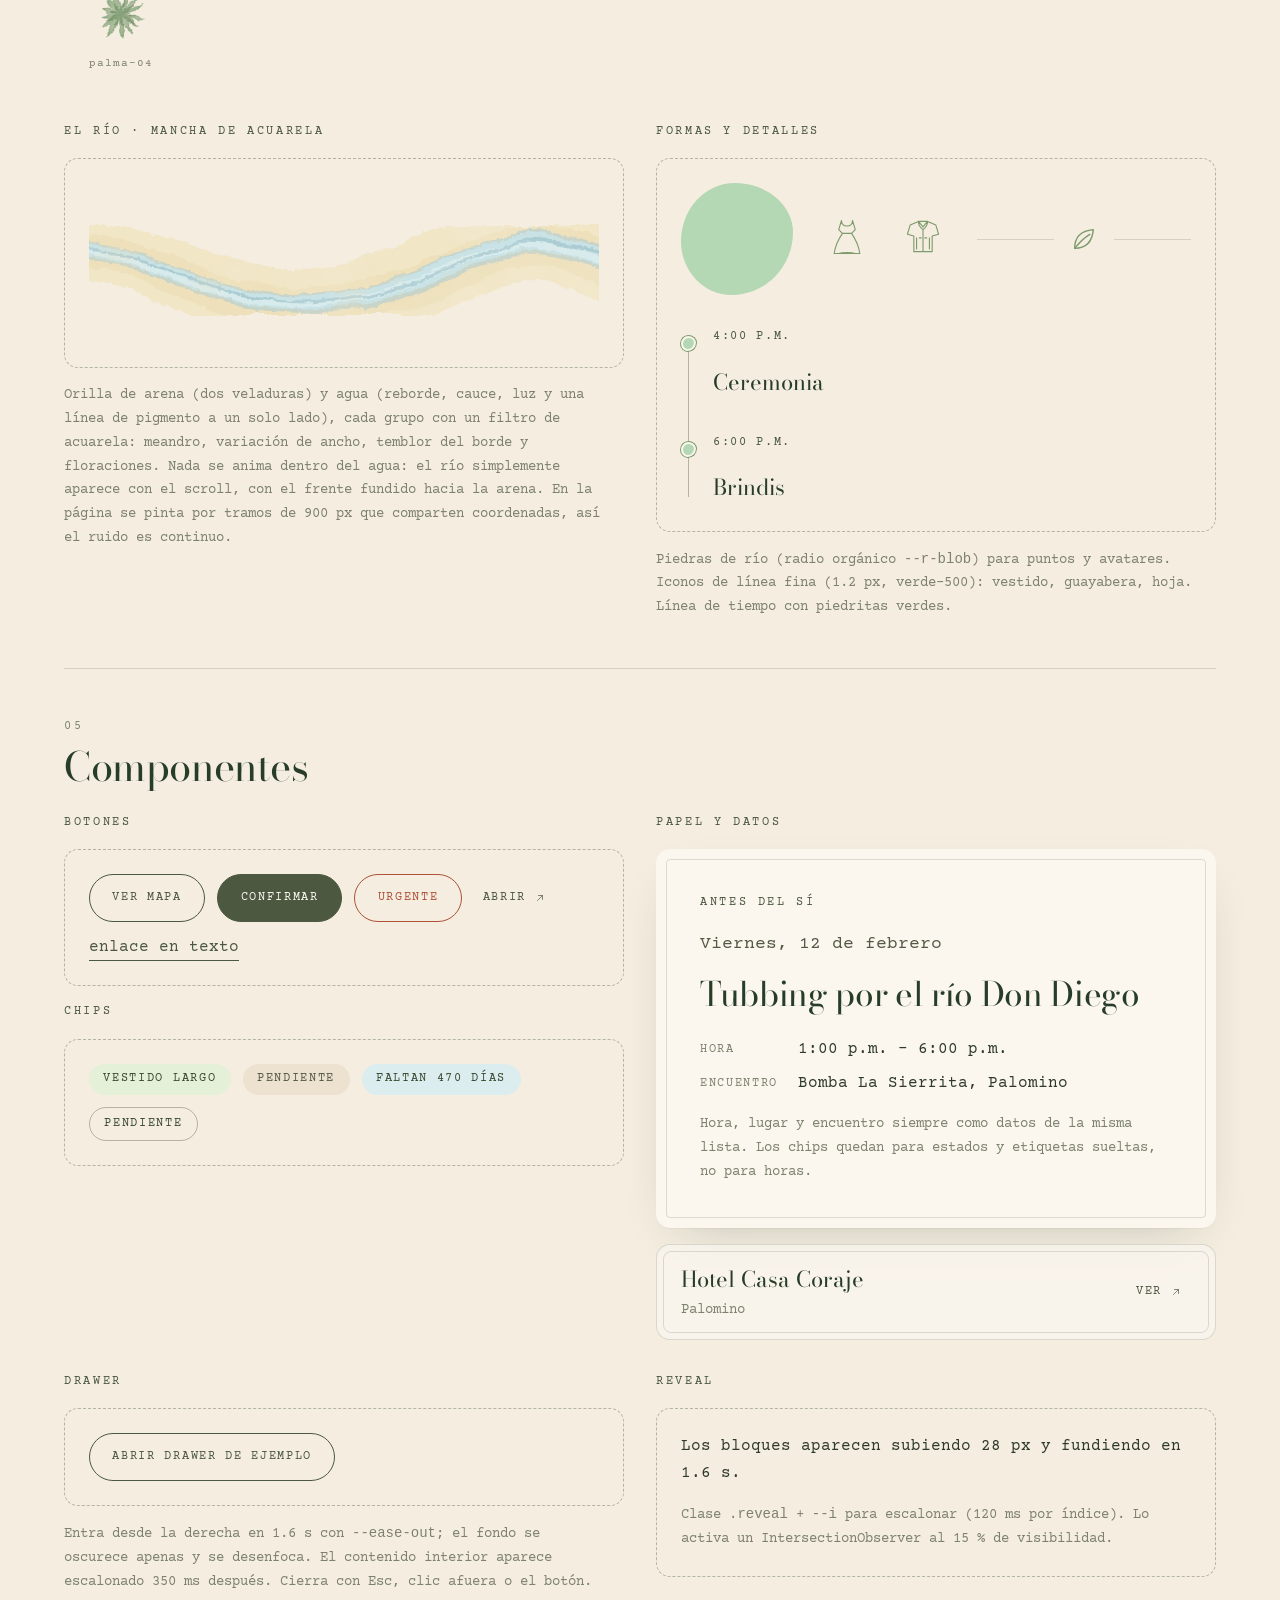
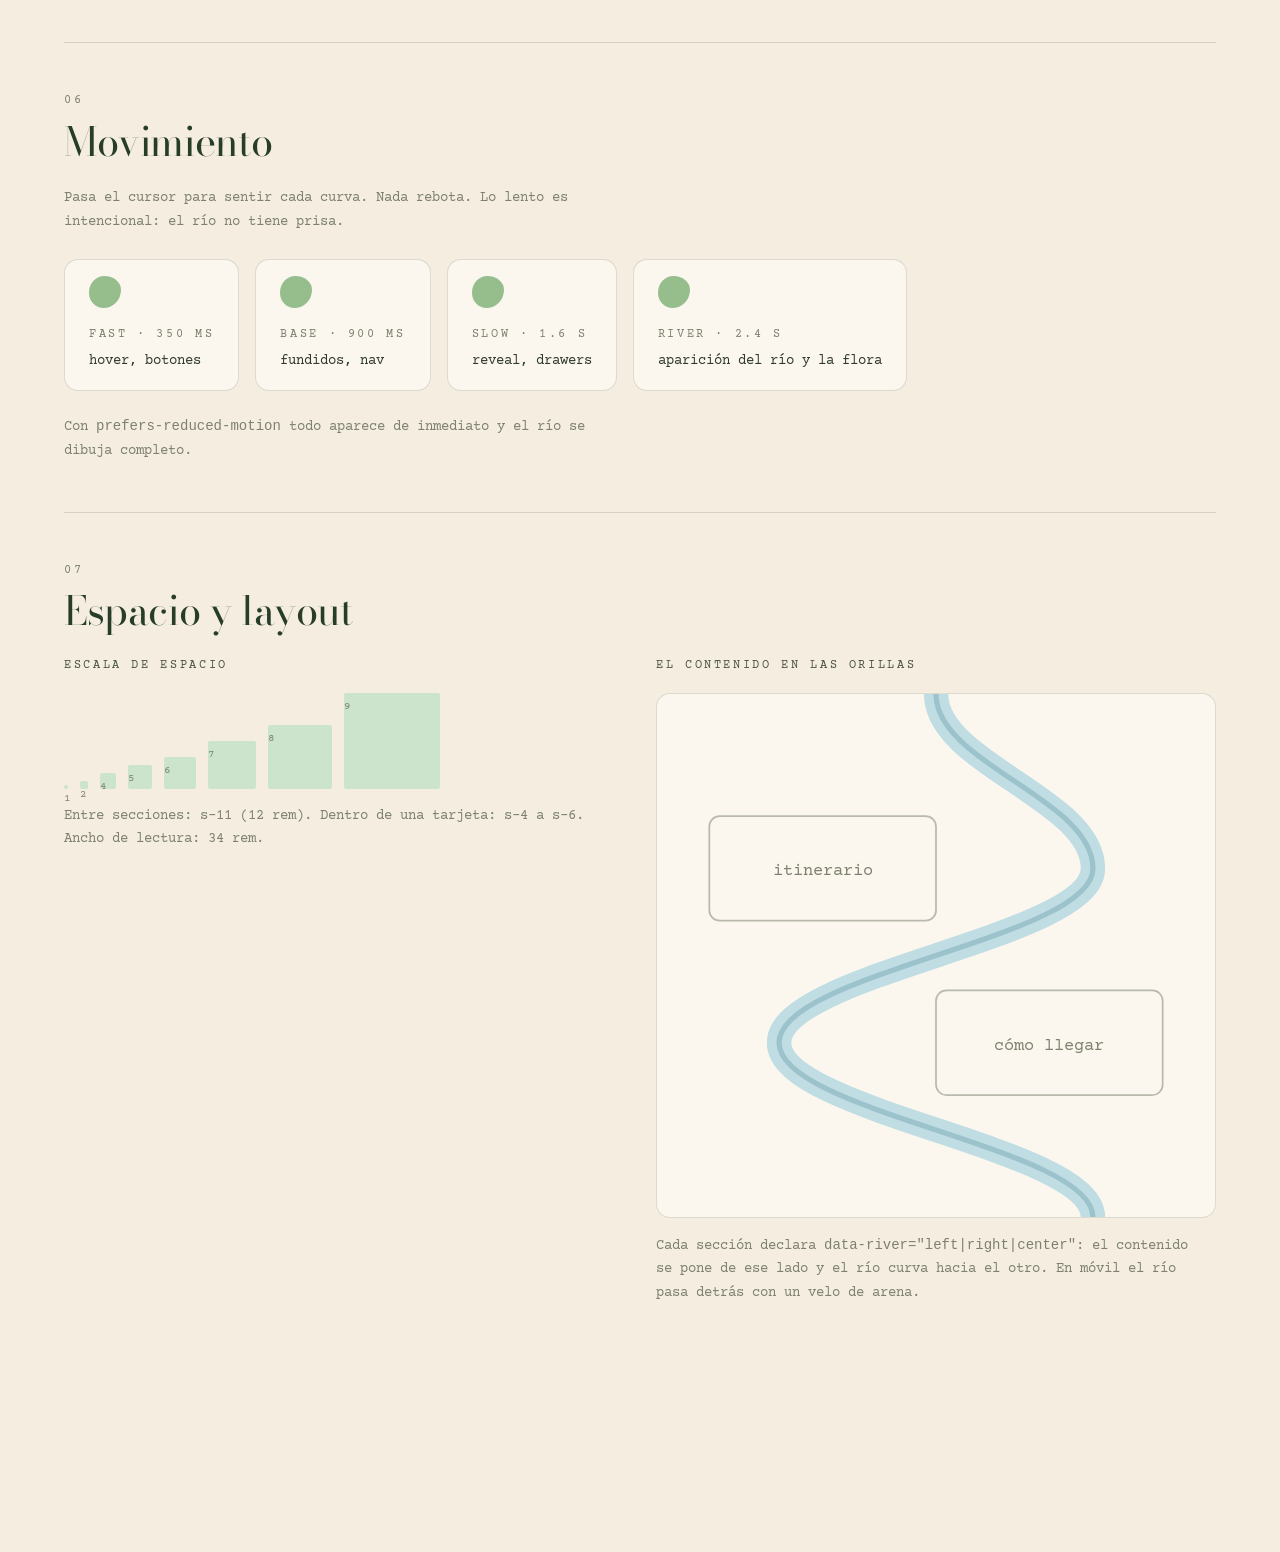
<file: design-system.html>
<!doctype html>
<html lang="es">
<head>
  <meta charset="utf-8">
  <meta name="viewport" content="width=device-width, initial-scale=1">
  <title>Design system · V & JF</title>
  <link rel="icon" href="assets/img/logo-vjf.png" type="image/png">
  <link rel="preconnect" href="https://fonts.googleapis.com">
  <link rel="preconnect" href="https://fonts.gstatic.com" crossorigin>
  <link href="https://fonts.googleapis.com/css2?family=Bodoni+Moda:ital,opsz,wght@0,6..96,400;0,6..96,500;1,6..96,400&family=Courier+Prime:ital,wght@0,400;0,700;1,400&display=swap" rel="stylesheet">
  <link rel="stylesheet" href="css/tokens.css">
  <link rel="stylesheet" href="css/base.css">
  <link rel="stylesheet" href="css/components.css">
  <link rel="stylesheet" href="css/site.css">
  <style>
    .ds { padding: var(--s-8) 0 var(--s-11); }
    .ds-head { padding: var(--s-9) 0 var(--s-8); border-bottom: 1px solid var(--line); margin-bottom: var(--s-8); }
    .ds-section { padding: var(--s-7) 0; border-bottom: 1px solid var(--line); }
    .ds-section > .eyebrow { margin-bottom: var(--s-2); }
    .ds-section > .display { margin-bottom: var(--s-5); }
    .ds-grid { display: grid; gap: var(--s-4); grid-template-columns: repeat(auto-fill, minmax(9.5rem, 1fr)); }
    .ds-two { display: grid; gap: var(--s-6); grid-template-columns: repeat(auto-fit, minmax(18rem, 1fr)); align-items: start; }
    .ds-note { font-size: var(--fs-sm); color: var(--text-muted); max-width: var(--measure); }
    .ds-sample { padding: var(--s-5); border: 1px dashed var(--line-strong); border-radius: var(--r-md); }
    .type-row { display: grid; grid-template-columns: 9rem 1fr; gap: var(--s-4); align-items: baseline; padding: var(--s-3) 0; border-bottom: 1px dashed var(--line); }
    .type-row .meta { font-size: var(--fs-2xs); }
    .sprite-grid { display: grid; grid-template-columns: repeat(auto-fill, minmax(7rem, 1fr)); gap: var(--s-4); align-items: end; }
    .sprite-grid figure { margin: 0; text-align: center; }
    .sprite-grid img { mix-blend-mode: multiply; margin: 0 auto .5rem; }
    .sprite-grid figcaption { font-size: var(--fs-2xs); color: var(--text-muted); letter-spacing: .08em; }
    .river-sample { width: 100%; height: 160px; }
    .river-sample path { fill: none; stroke-linecap: round; }
    .space-row { display: flex; align-items: flex-end; gap: var(--s-3); flex-wrap: wrap; }
    .space-row div { background: var(--green-200); border-radius: 2px; }
    .space-row span { display: block; font-size: var(--fs-2xs); color: var(--text-muted); margin-top: .35rem; }
    .motion-demo { display: flex; gap: var(--s-4); flex-wrap: wrap; }
    .motion-demo button { padding: var(--s-4) var(--s-5); border: 1px solid var(--line); border-radius: var(--r-md); background: var(--surface); text-align: left; }
    .motion-demo i { display: block; width: 2rem; height: 2rem; border-radius: var(--r-blob); background: var(--green-400); margin-bottom: .75rem; transition: transform var(--d) var(--e); }
    .motion-demo button:hover i { transform: translateX(3rem) rotate(40deg); }
    .layout-diagram { border: 1px solid var(--line); border-radius: var(--r-md); background: var(--sand-0); }
    .blob { width: 7rem; height: 7rem; border-radius: var(--r-blob); background: var(--green-300); }
  </style>
</head>
<body>
<div class="container ds">

  <header class="ds-head">
    <p class="eyebrow eyebrow--accent">Design system · v0.1</p>
    <h1 class="display display--hero">Valeria &amp; Juan Felipe</h1>
    <p class="lead measure" style="margin-top: var(--s-4)">Un universo visual para una boda a la orilla del río Palomino, en los valles de la Sierra Nevada de Santa Marta. Papel de algodón, arena suave, verdes frondosos de acuarela y un río que recorre todo.</p>
    <p class="cluster" style="margin-top: var(--s-5)"><a class="btn" href="index.html">Ver el sitio</a><span class="chip chip--sand">Tokens en css/tokens.css</span></p>
  </header>

  <!-- ================= PRINCIPIOS ================= -->
  <section class="ds-section">
    <p class="eyebrow">01</p>
    <h2 class="display display--section">Principios</h2>
    <div class="ds-two">
      <div class="stack">
        <p><b class="display display--sub">Papel, no pantalla.</b><br><span class="soft">Fondos de arena, sombras de papel, texturas de algodón. Nada blanco puro.</span></p>
        <p><b class="display display--sub">El río guía.</b><br><span class="soft">Un solo trazo recorre la página de arriba abajo. El contenido se acomoda a sus orillas, alternando de lado.</span></p>
      </div>
      <div class="stack">
        <p><b class="display display--sub">Todo florece despacio.</b><br><span class="soft">Las cosas aparecen, no saltan. Duraciones largas, curvas suaves, nunca rebotes.</span></p>
        <p><b class="display display--sub">Dos voces tipográficas.</b><br><span class="soft">Didona para los nombres y títulos, máquina de escribir para toda la información. Nada de cursivas ni caligrafías.</span></p>
      </div>
    </div>
  </section>

  <!-- ================= PALETA ================= -->
  <section class="ds-section">
    <p class="eyebrow">02</p>
    <h2 class="display display--section">Paleta</h2>
    <p class="ds-note" style="margin-bottom: var(--s-5)">Muestreada de los materiales reales: las brochas del moodboard, el verde del logo, el papel de la invitación y las copas de la acuarela.</p>

    <p class="eyebrow eyebrow--accent" style="margin: var(--s-5) 0 var(--s-3)">Arena · fondos y papel</p>
    <div class="ds-grid">
      <div class="swatch"><div class="swatch__color" style="background:var(--sand-0)"></div><div class="swatch__meta"><b>sand-0</b><span>#FBF7EF · papel, tarjetas</span></div></div>
      <div class="swatch"><div class="swatch__color" style="background:var(--sand-50)"></div><div class="swatch__meta"><b>sand-50</b><span>#F4EDE0 · fondo de página</span></div></div>
      <div class="swatch"><div class="swatch__color" style="background:var(--sand-100)"></div><div class="swatch__meta"><b>sand-100</b><span>#ECE2CF · sobre</span></div></div>
      <div class="swatch"><div class="swatch__color" style="background:var(--sand-200)"></div><div class="swatch__meta"><b>sand-200</b><span>#DECFB4 · bordes</span></div></div>
      <div class="swatch"><div class="swatch__color" style="background:var(--sand-300)"></div><div class="swatch__meta"><b>sand-300</b><span>#C9AB8A · arena moodboard</span></div></div>
      <div class="swatch"><div class="swatch__color" style="background:var(--cream)"></div><div class="swatch__meta"><b>cream</b><span>#ECD7BE · crema moodboard</span></div></div>
    </div>

    <p class="eyebrow eyebrow--accent" style="margin: var(--s-6) 0 var(--s-3)">Verdes · selva</p>
    <div class="ds-grid">
      <div class="swatch"><div class="swatch__color" style="background:var(--green-950)"></div><div class="swatch__meta"><b>green-950</b><span>#273D28 · títulos, sobre</span></div></div>
      <div class="swatch"><div class="swatch__color" style="background:var(--green-800)"></div><div class="swatch__meta"><b>green-800</b><span>#3A4A33</span></div></div>
      <div class="swatch"><div class="swatch__color" style="background:var(--green-700)"></div><div class="swatch__meta"><b>green-700</b><span>#4C5840 · logo, acento</span></div></div>
      <div class="swatch"><div class="swatch__color" style="background:var(--green-600)"></div><div class="swatch__meta"><b>green-600</b><span>#5E6E4C</span></div></div>
      <div class="swatch"><div class="swatch__color" style="background:var(--green-500)"></div><div class="swatch__meta"><b>green-500</b><span>#7C9A6B · líneas, iconos</span></div></div>
      <div class="swatch"><div class="swatch__color" style="background:var(--green-400)"></div><div class="swatch__meta"><b>green-400</b><span>#96BD8C</span></div></div>
      <div class="swatch"><div class="swatch__color" style="background:var(--green-300)"></div><div class="swatch__meta"><b>green-300</b><span>#B4D8B4 · copas</span></div></div>
      <div class="swatch"><div class="swatch__color" style="background:var(--green-200)"></div><div class="swatch__meta"><b>green-200</b><span>#CCE4CC · copas claras</span></div></div>
      <div class="swatch"><div class="swatch__color" style="background:var(--green-100)"></div><div class="swatch__meta"><b>green-100</b><span>#E4F0D8 · chips, velos</span></div></div>
    </div>

    <p class="eyebrow eyebrow--accent" style="margin: var(--s-6) 0 var(--s-3)">Río y acentos</p>
    <div class="ds-grid">
      <div class="swatch"><div class="swatch__color" style="background:var(--river-300)"></div><div class="swatch__meta"><b>river-300</b><span>#9CC3CC · línea de agua</span></div></div>
      <div class="swatch"><div class="swatch__color" style="background:var(--river-200)"></div><div class="swatch__meta"><b>river-200</b><span>#BFDDE3 · cauce</span></div></div>
      <div class="swatch"><div class="swatch__color" style="background:var(--river-100)"></div><div class="swatch__meta"><b>river-100</b><span>#DCEDEF · brillo</span></div></div>
      <div class="swatch"><div class="swatch__color" style="background:var(--river-sand)"></div><div class="swatch__meta"><b>river-sand</b><span>#F3E9C4 · orilla</span></div></div>
      <div class="swatch"><div class="swatch__color" style="background:var(--olive)"></div><div class="swatch__meta"><b>olive</b><span>#817633 · acento</span></div></div>
      <div class="swatch"><div class="swatch__color" style="background:var(--terracotta)"></div><div class="swatch__meta"><b>terracotta</b><span>#AF5137 · muy poco: urgencias, RSVP</span></div></div>
    </div>

    <p class="eyebrow eyebrow--accent" style="margin: var(--s-6) 0 var(--s-3)">Tinta</p>
    <div class="ds-grid">
      <div class="swatch"><div class="swatch__color" style="background:var(--ink)"></div><div class="swatch__meta"><b>ink</b><span>#2F3A2B · texto</span></div></div>
      <div class="swatch"><div class="swatch__color" style="background:var(--ink-soft)"></div><div class="swatch__meta"><b>ink-soft</b><span>#545844 · texto de la invitación</span></div></div>
      <div class="swatch"><div class="swatch__color" style="background:var(--ink-muted)"></div><div class="swatch__meta"><b>ink-muted</b><span>#7D816E · meta, eyebrows</span></div></div>
    </div>
  </section>

  <!-- ================= TIPOGRAFÍA ================= -->
  <section class="ds-section">
    <p class="eyebrow">03</p>
    <h2 class="display display--section">Tipografía</h2>
    <div class="ds-two">
      <div class="ds-sample stack">
        <p class="eyebrow">Display · Bodoni Moda</p>
        <p class="display display--names">Valeria Ortiz Jaramillo</p>
        <p class="ds-note">La misma didona de alto contraste del monograma. Para nombres, títulos de sección y subtítulos. Nunca en mayúsculas sostenidas, nunca en negrita.</p>
      </div>
      <div class="ds-sample stack">
        <p class="eyebrow">Información · Courier Prime</p>
        <p class="mono">Palomino, Guajira, Colombia<br>12 y 13 de febrero 2027</p>
        <p class="ds-note">La máquina de escribir de la invitación. Cuerpo de texto, fechas, horas, etiquetas y botones. Las etiquetas van en versalitas espaciadas.</p>
      </div>
      <div class="ds-sample stack">
        <p class="eyebrow">Etiquetas · Courier Prime en versalitas</p>
        <p class="eyebrow eyebrow--accent">Antes del sí</p>
        <p class="ds-note">Lo que antes era caligrafía (momentos como "Antes del sí", "El matrimonio") va ahora en etiqueta: mono pequeña, espaciada, en verde del logo. Una sola jerarquía para todo lo que anticipa un título.</p>
      </div>
    </div>

    <div style="margin-top: var(--s-6)">
      <div class="type-row"><span class="meta">display--hero · 3xl</span><span class="display display--hero">Palomino</span></div>
      <div class="type-row"><span class="meta">display--names · 2xl</span><span class="display display--names">Juan Felipe Castillo</span></div>
      <div class="type-row"><span class="meta">display--section · xl</span><span class="display display--section">Dos días junto al río</span></div>
      <div class="type-row"><span class="meta">display--sub · lg</span><span class="display display--sub">Tubbing por el río Don Diego</span></div>
      <div class="type-row"><span class="meta">lead · md</span><span class="lead">Un viernes para mojarse y un sábado para celebrar.</span></div>
      <div class="type-row"><span class="meta">body · base</span><span>Entre monos aulladores y garzas de colores recorreremos lentamente el río.</span></div>
      <div class="type-row"><span class="meta">meta · sm</span><span class="meta">Ubicación y enlace pendientes</span></div>
      <div class="type-row"><span class="meta">eyebrow · xs</span><span class="eyebrow">Punto de encuentro</span></div>
    </div>
  </section>

  <!-- ================= UNIVERSO GRÁFICO ================= -->
  <section class="ds-section">
    <p class="eyebrow">04</p>
    <h2 class="display display--section">Universo gráfico</h2>

    <div class="ds-two">
      <div class="stack">
        <p class="eyebrow eyebrow--accent">Monograma</p>
        <div class="ds-sample" style="display:flex; gap: var(--s-6); align-items:center; flex-wrap: wrap">
          <img src="assets/img/logo-vjf.png" alt="Monograma VJF" style="width: 120px">
          <img src="assets/img/logo-vjf.png" alt="" style="width: 56px">
          <img src="assets/img/logo-vjf.png" alt="" style="width: 32px">
        </div>
        <p class="ds-note">Siempre en green-700 sobre arena. Mínimo 32 px. Nunca sobre la acuarela directamente: déjale aire.</p>
      </div>
      <div class="stack">
        <p class="eyebrow eyebrow--accent">La selva · masa de acuarela</p>
        <div class="ds-sample" style="background: var(--sand-50)">
          <img src="assets/img/wc/selva-01.png" alt="Selva cenital en acuarela" style="mix-blend-mode: multiply">
        </div>
        <p class="ds-note">Composición de muchas copas que se solapan con palmas encima y huecos de papel, con los bordes del lienzo desvanecidos. Asoma por las esquinas del hero y, en versión pequeña, como masa a lo largo del río. La acuarela original de la invitación queda como referencia en <code>assets/img/acuarela-rio.jpg</code>.</p>
      </div>
    </div>

    <p class="eyebrow eyebrow--accent" style="margin: var(--s-7) 0 var(--s-3)">Flora · acuarelas propias</p>
    <p class="ds-note" style="margin-bottom: var(--s-4)">Pintadas por <code>tools/watercolor.py</code> a partir de la paleta: varias veladuras superpuestas, contorno ondulado, temblor fino del borde, floraciones de pigmento y reborde oscuro al secarse. Fondo transparente, modo multiplicar. Florecen junto al río al hacer scroll y se desvanecen al salir. Rotarlas libremente: son vistas cenitales. Cambiar una semilla en el script da una pieza nueva.</p>
    <div class="sprite-grid">
      <figure><img src="assets/img/wc/copa-01.png" alt="" style="width:7rem"><figcaption>copa-01</figcaption></figure>
      <figure><img src="assets/img/wc/copa-02.png" alt="" style="width:7rem"><figcaption>copa-02</figcaption></figure>
      <figure><img src="assets/img/wc/copa-03.png" alt="" style="width:7rem"><figcaption>copa-03</figcaption></figure>
      <figure><img src="assets/img/wc/copa-04.png" alt="" style="width:7rem"><figcaption>copa-04</figcaption></figure>
      <figure><img src="assets/img/wc/copa-05.png" alt="" style="width:7rem"><figcaption>copa-05</figcaption></figure>
      <figure><img src="assets/img/wc/copa-06.png" alt="" style="width:7rem"><figcaption>copa-06</figcaption></figure>
      <figure><img src="assets/img/wc/palma-01.png" alt="" style="width:4rem"><figcaption>palma-01</figcaption></figure>
      <figure><img src="assets/img/wc/palma-02.png" alt="" style="width:4rem"><figcaption>palma-02</figcaption></figure>
      <figure><img src="assets/img/wc/palma-03.png" alt="" style="width:4rem"><figcaption>palma-03</figcaption></figure>
      <figure><img src="assets/img/wc/palma-04.png" alt="" style="width:4rem"><figcaption>palma-04</figcaption></figure>
    </div>

    <div class="ds-two" style="margin-top: var(--s-7)">
      <div class="stack">
        <p class="eyebrow eyebrow--accent">El río · mancha de acuarela</p>
        <div class="ds-sample" style="background: var(--sand-50)">
          <svg class="river-sample" viewBox="0 0 600 160" aria-hidden="true">
            <defs>
              <filter id="ds-wc-bank" x="-5%" y="-30%" width="110%" height="160%" color-interpolation-filters="sRGB">
                <feTurbulence type="fractalNoise" baseFrequency="0.0028" numOctaves="2" seed="3" result="big"/><feDisplacementMap in="SourceGraphic" in2="big" scale="52" xChannelSelector="R" yChannelSelector="G" result="d1"/>
                <feTurbulence type="fractalNoise" baseFrequency="0.016" numOctaves="2" seed="41" result="mid"/><feDisplacementMap in="d1" in2="mid" scale="18" xChannelSelector="R" yChannelSelector="G" result="d2"/>
                <feTurbulence type="fractalNoise" baseFrequency="0.11" numOctaves="2" seed="52" result="fine"/><feDisplacementMap in="d2" in2="fine" scale="5" xChannelSelector="R" yChannelSelector="G" result="d3"/>
                <feTurbulence type="fractalNoise" baseFrequency="0.005" numOctaves="3" seed="63" result="bloom"/><feColorMatrix in="bloom" type="luminanceToAlpha" result="bloomA"/><feComponentTransfer in="bloomA" result="bloomB"><feFuncA type="table" tableValues="0.2 1 1"/></feComponentTransfer>
                <feComposite in="d3" in2="bloomB" operator="in"/>
              </filter>
              <filter id="ds-wc-water" x="-5%" y="-30%" width="110%" height="160%" color-interpolation-filters="sRGB">
                <feTurbulence type="fractalNoise" baseFrequency="0.0028" numOctaves="2" seed="3" result="big"/><feDisplacementMap in="SourceGraphic" in2="big" scale="52" xChannelSelector="R" yChannelSelector="G" result="d1"/>
                <feTurbulence type="fractalNoise" baseFrequency="0.02" numOctaves="2" seed="44" result="mid"/><feDisplacementMap in="d1" in2="mid" scale="12" xChannelSelector="R" yChannelSelector="G" result="d2"/>
                <feTurbulence type="fractalNoise" baseFrequency="0.14" numOctaves="2" seed="55" result="fine"/><feDisplacementMap in="d2" in2="fine" scale="3.5" xChannelSelector="R" yChannelSelector="G" result="d3"/>
                <feTurbulence type="fractalNoise" baseFrequency="0.012" numOctaves="3" seed="66" result="bloom"/><feColorMatrix in="bloom" type="luminanceToAlpha" result="bloomA"/><feComponentTransfer in="bloomA" result="bloomB"><feFuncA type="table" tableValues="0.4 1 1"/></feComponentTransfer>
                <feComposite in="d3" in2="bloomB" operator="in"/>
              </filter>
            </defs>
            <g filter="url(#ds-wc-bank)">
              <path d="M-10 70 C 120 70, 160 140, 300 110 S 480 20, 620 80" stroke="#EFE3BA" stroke-width="84" opacity=".7"/>
              <path d="M-10 70 C 120 70, 160 140, 300 110 S 480 20, 620 80" stroke="#E6D5A2" stroke-width="46" opacity=".3" transform="translate(7 4)"/>
            </g>
            <g filter="url(#ds-wc-water)">
              <path d="M-10 70 C 120 70, 160 140, 300 110 S 480 20, 620 80" stroke="#A9CBD3" stroke-width="24" opacity=".55" transform="translate(2 1)"/>
              <path d="M-10 70 C 120 70, 160 140, 300 110 S 480 20, 620 80" stroke="#C9E2E6" stroke-width="17" opacity=".95"/>
              <path d="M-10 70 C 120 70, 160 140, 300 110 S 480 20, 620 80" stroke="#E2F0F2" stroke-width="7" opacity=".6" transform="translate(-4 2)"/>
              <path d="M-10 70 C 120 70, 160 140, 300 110 S 480 20, 620 80" stroke="#8FB8C4" stroke-width="3.5" opacity=".5" transform="translate(8 -1)"/>
            </g>
          </svg>
        </div>
        <p class="ds-note">Orilla de arena (dos veladuras) y agua (reborde, cauce, luz y una línea de pigmento a un solo lado), cada grupo con un filtro de acuarela: meandro, variación de ancho, temblor del borde y floraciones. Nada se anima dentro del agua: el río simplemente aparece con el scroll, con el frente fundido hacia la arena. En la página se pinta por tramos de 900 px que comparten coordenadas, así el ruido es continuo.</p>
      </div>
      <div class="stack">
        <p class="eyebrow eyebrow--accent">Formas y detalles</p>
        <div class="ds-sample" style="display:flex; gap: var(--s-6); align-items:center; flex-wrap:wrap">
          <div class="blob"></div>
          <svg class="dress__icon"><use href="#i-vestido"/></svg>
          <svg class="dress__icon"><use href="#i-guayabera"/></svg>
          <div class="leaf-rule" style="flex:1; min-width: 10rem"><svg><use href="#i-leaf"/></svg></div>
          <ul class="timeline" style="min-width: 10rem"><li class="timeline__item"><p class="timeline__time">4:00 p.m.</p><p class="timeline__title">Ceremonia</p></li><li class="timeline__item"><p class="timeline__time">6:00 p.m.</p><p class="timeline__title">Brindis</p></li></ul>
        </div>
        <p class="ds-note">Piedras de río (radio orgánico <code>--r-blob</code>) para puntos y avatares. Iconos de línea fina (1.2 px, verde-500): vestido, guayabera, hoja. Línea de tiempo con piedritas verdes.</p>
      </div>
    </div>
  </section>

  <!-- ================= COMPONENTES ================= -->
  <section class="ds-section">
    <p class="eyebrow">05</p>
    <h2 class="display display--section">Componentes</h2>

    <div class="ds-two">
      <div class="stack">
        <p class="eyebrow eyebrow--accent">Botones</p>
        <div class="ds-sample cluster">
          <button class="btn">Ver mapa</button>
          <button class="btn btn--solid">Confirmar</button>
          <button class="btn btn--warm">Urgente</button>
          <a class="btn btn--ghost" href="#">Abrir <svg><use href="#i-ext"/></svg></a>
          <a class="link" href="#">enlace en texto</a>
        </div>
        <p class="eyebrow eyebrow--accent">Chips</p>
        <div class="ds-sample cluster">
          <span class="chip">Vestido largo</span>
          <span class="chip chip--sand">Pendiente</span>
          <span class="chip chip--river">Faltan 470 días</span>
          <span class="chip chip--outline">Pendiente</span>
        </div>
      </div>
      <div class="stack">
        <p class="eyebrow eyebrow--accent">Papel y datos</p>
        <article class="paper stack">
          <p class="eyebrow eyebrow--accent">Antes del sí</p>
          <p class="day__date">Viernes, 12 de febrero</p>
          <h3 class="display day__title">Tubbing por el río Don Diego</h3>
          <dl class="facts">
            <dt>Hora</dt><dd>1:00 p.m. – 6:00 p.m.</dd>
            <dt>Encuentro</dt><dd>Bomba La Sierrita, Palomino</dd>
          </dl>
          <p class="ds-note">Hora, lugar y encuentro siempre como datos de la misma lista. Los chips quedan para estados y etiquetas sueltas, no para horas.</p>
        </article>
        <ul class="list-cards">
          <li class="list-card"><div><span class="list-card__title">Hotel Casa Coraje</span><p class="meta">Palomino</p></div><a class="btn btn--ghost" href="#">Ver <svg><use href="#i-ext"/></svg></a></li>
        </ul>
      </div>
    </div>

    <div class="ds-two" style="margin-top: var(--s-6)">
      <div class="stack">
        <p class="eyebrow eyebrow--accent">Drawer</p>
        <div class="ds-sample cluster">
          <button class="btn" data-drawer-open="ds-drawer">Abrir drawer de ejemplo</button>
        </div>
        <p class="ds-note">Entra desde la derecha en 1.6 s con <code>--ease-out</code>; el fondo se oscurece apenas y se desenfoca. El contenido interior aparece escalonado 350 ms después. Cierra con Esc, clic afuera o el botón.</p>
      </div>
      <div class="stack">
        <p class="eyebrow eyebrow--accent">Reveal</p>
        <div class="ds-sample stack">
          <p class="reveal is-visible">Los bloques aparecen subiendo 28 px y fundiendo en 1.6 s.</p>
          <p class="ds-note">Clase <code>.reveal</code> + <code>--i</code> para escalonar (120 ms por índice). Lo activa un IntersectionObserver al 15 % de visibilidad.</p>
        </div>
      </div>
    </div>
  </section>

  <!-- ================= MOVIMIENTO ================= -->
  <section class="ds-section">
    <p class="eyebrow">06</p>
    <h2 class="display display--section">Movimiento</h2>
    <p class="ds-note" style="margin-bottom: var(--s-5)">Pasa el cursor para sentir cada curva. Nada rebota. Lo lento es intencional: el río no tiene prisa.</p>
    <div class="motion-demo">
      <button style="--d: var(--dur-fast); --e: var(--ease-soft)"><i></i><span class="eyebrow">fast · 350 ms</span><br><span class="small">hover, botones</span></button>
      <button style="--d: var(--dur-base); --e: var(--ease-soft)"><i></i><span class="eyebrow">base · 900 ms</span><br><span class="small">fundidos, nav</span></button>
      <button style="--d: var(--dur-slow); --e: var(--ease-out)"><i></i><span class="eyebrow">slow · 1.6 s</span><br><span class="small">reveal, drawers</span></button>
      <button style="--d: var(--dur-river); --e: var(--ease-river)"><i></i><span class="eyebrow">river · 2.4 s</span><br><span class="small">aparición del río y la flora</span></button>
    </div>
    <p class="ds-note" style="margin-top: var(--s-5)">Con <code>prefers-reduced-motion</code> todo aparece de inmediato y el río se dibuja completo.</p>
  </section>

  <!-- ================= ESPACIO Y LAYOUT ================= -->
  <section class="ds-section" style="border-bottom:0">
    <p class="eyebrow">07</p>
    <h2 class="display display--section">Espacio y layout</h2>
    <div class="ds-two">
      <div class="stack">
        <p class="eyebrow eyebrow--accent">Escala de espacio</p>
        <div class="space-row">
          <div style="width:.25rem;height:.25rem"><span>1</span></div>
          <div style="width:.5rem;height:.5rem"><span>2</span></div>
          <div style="width:1rem;height:1rem"><span>4</span></div>
          <div style="width:1.5rem;height:1.5rem"><span>5</span></div>
          <div style="width:2rem;height:2rem"><span>6</span></div>
          <div style="width:3rem;height:3rem"><span>7</span></div>
          <div style="width:4rem;height:4rem"><span>8</span></div>
          <div style="width:6rem;height:6rem"><span>9</span></div>
        </div>
        <p class="ds-note">Entre secciones: s-11 (12 rem). Dentro de una tarjeta: s-4 a s-6. Ancho de lectura: 34 rem.</p>
      </div>
      <div class="stack">
        <p class="eyebrow eyebrow--accent">El contenido en las orillas</p>
        <svg class="layout-diagram" viewBox="0 0 320 300" aria-hidden="true">
          <path d="M160 0 C 160 40, 250 60, 250 100 S 70 160, 70 200 S 250 260, 250 300" fill="none" stroke="var(--river-200)" stroke-width="14" stroke-linecap="round"/>
          <path d="M160 0 C 160 40, 250 60, 250 100 S 70 160, 70 200 S 250 260, 250 300" fill="none" stroke="var(--river-300)" stroke-width="3"/>
          <rect x="30" y="70" width="130" height="60" rx="6" fill="var(--sand-0)" stroke="var(--line-strong)"/>
          <rect x="160" y="170" width="130" height="60" rx="6" fill="var(--sand-0)" stroke="var(--line-strong)"/>
          <text x="95" y="104" text-anchor="middle" font-family="Courier Prime" font-size="10" fill="var(--ink-muted)">itinerario</text>
          <text x="225" y="204" text-anchor="middle" font-family="Courier Prime" font-size="10" fill="var(--ink-muted)">cómo llegar</text>
        </svg>
        <p class="ds-note">Cada sección declara <code>data-river="left|right|center"</code>: el contenido se pone de ese lado y el río curva hacia el otro. En móvil el río pasa detrás con un velo de arena.</p>
      </div>
    </div>
  </section>

</div>

<svg width="0" height="0" style="position:absolute" aria-hidden="true">
  <symbol id="i-leaf" viewBox="0 0 24 24"><path d="M4 20c0-9 5-15 16-16-1 11-7 16-16 16Z" fill="none" stroke="currentColor" stroke-width="1.2" stroke-linejoin="round"/><path d="M4 20c4-5 8-9 13-12" fill="none" stroke="currentColor" stroke-width="1.2" stroke-linecap="round"/></symbol>
  <symbol id="i-close" viewBox="0 0 24 24"><path d="M5 5l14 14M19 5L5 19" fill="none" stroke="currentColor" stroke-width="1.4" stroke-linecap="round"/></symbol>
  <symbol id="i-ext" viewBox="0 0 24 24"><path d="M7 17 17 7M9 7h8v8" fill="none" stroke="currentColor" stroke-width="1.4" stroke-linecap="round" stroke-linejoin="round"/></symbol>
  <symbol id="i-vestido" viewBox="0 0 48 48"><path d="M18 6c0 4 2 6 6 6s6-2 6-6M18 6l-3 10 4 4M30 6l3 10-4 4M19 20c-4 6-8 14-9 22h28c-1-8-5-16-9-22M19 20h10M15 42c3-1 6-1 9-1s6 0 9 1" fill="none" stroke="currentColor" stroke-width="1.2" stroke-linecap="round" stroke-linejoin="round"/></symbol>
  <symbol id="i-guayabera" viewBox="0 0 48 48"><path d="M19 7h10l-5 6zM19 7l-9 4-3 10 7 2v17h20V23l7-2-3-10-9-4M19 7c0 5 5 9 5 9s5-4 5-9M24 16v24M17 25v12M31 25v12M20 25h2M26 25h2" fill="none" stroke="currentColor" stroke-width="1.2" stroke-linecap="round" stroke-linejoin="round"/></symbol>
</svg>

<div class="drawer-backdrop" data-drawer-close></div>
<aside class="drawer" id="ds-drawer" aria-hidden="true">
  <div class="drawer__head">
    <div><p class="eyebrow">Ejemplo</p><h3 class="display display--sub">Ideas para ellas</h3></div>
    <button class="drawer__close" data-drawer-close aria-label="Cerrar"><svg><use href="#i-close"/></svg></button>
  </div>
  <div class="drawer__body stack">
    <p class="soft">Vestido largo, telas livianas, zapatos firmes.</p>
    <p class="cluster"><span class="chip">Vestido largo</span><span class="chip chip--sand">Suela plana</span></p>
    <div class="inspo"><div class="inspo__item">Referencia 1</div><div class="inspo__item">Referencia 2</div><div class="inspo__item">Referencia 3</div></div>
  </div>
</aside>
<script src="js/drawers.js" defer></script>
</body>
</html>
</file>
<file: css/tokens.css>
/* ============================================================
   V & JF · Design tokens
   Palomino, Guajira · 13 de febrero de 2027
   Paleta tomada de: moodboard, acuarela del río, logo e invitación.
   ============================================================ */
:root {
  /* --- Arena (fondos y papel) ------------------------------- */
  --sand-0:   #FBF7EF;   /* papel de la invitación, tarjetas */
  --sand-50:  #F4EDE0;   /* fondo de página: "arena suave" */
  --sand-100: #ECE2CF;   /* sobre, superficies secundarias */
  --sand-200: #DECFB4;   /* bordes suaves, separadores */
  --sand-300: #C9AB8A;   /* arena del moodboard, acento cálido */
  --cream:    #ECD7BE;   /* crema del moodboard */

  /* --- Verdes (selva) --------------------------------------- */
  --green-950: #273D28;  /* verde profundo del moodboard, sobre */
  --green-800: #3A4A33;
  --green-700: #4C5840;  /* verde del logo y del texto de la invitación */
  --green-600: #5E6E4C;
  --green-500: #7C9A6B;
  --green-400: #96BD8C;
  --green-300: #B4D8B4;  /* copas de la acuarela */
  --green-200: #CCE4CC;  /* copas claras */
  --green-100: #E4F0D8;  /* velo de selva */

  /* --- Acentos ---------------------------------------------- */
  --olive:      #817633; /* oliva del moodboard */
  --terracotta: #AF5137; /* terracota del moodboard: usar con moderación */

  /* --- Río -------------------------------------------------- */
  --river-300:  #9CC3CC; /* línea de agua */
  --river-200:  #BFDDE3; /* cauce */
  --river-100:  #DCEDEF; /* brillo */
  --river-sand: #F3E9C4; /* orilla de arena en la acuarela */

  /* --- Tinta ------------------------------------------------ */
  --ink:       #2F3A2B;
  --ink-soft:  #545844;
  --ink-muted: #7D816E;
  --line:      rgba(76, 88, 64, 0.18);
  --line-strong: rgba(76, 88, 64, 0.38);

  /* --- Semánticos ------------------------------------------- */
  --bg:          var(--sand-50);
  --surface:     var(--sand-0);
  --surface-2:   var(--sand-100);
  --text:        var(--ink);
  --text-soft:   var(--ink-soft);
  --text-muted:  var(--ink-muted);
  --accent:      var(--green-700);
  --accent-deep: var(--green-950);
  --accent-warm: var(--terracotta);

  /* --- Tipografía ------------------------------------------- */
  --font-display: "Bodoni Moda", "Didot", "Bodoni 72", Georgia, serif;
  --font-mono:    "Courier Prime", "Courier New", Courier, monospace;

  --fs-2xs:  0.6875rem;                 /* 11px  etiquetas muy pequeñas */
  --fs-xs:   0.75rem;                   /* 12px  eyebrow */
  --fs-sm:   0.875rem;                  /* 14px  meta, nav */
  --fs-base: 1rem;                      /* 16px  cuerpo */
  --fs-md:   1.125rem;                  /* 18px  cuerpo destacado */
  --fs-lg:   1.375rem;                  /* 22px  subtítulos */
  --fs-xl:   clamp(1.75rem, 1.2rem + 2.2vw, 2.5rem);   /* títulos de sección */
  --fs-2xl:  clamp(2.25rem, 1.4rem + 4vw, 4rem);       /* nombres */
  --fs-3xl:  clamp(2.75rem, 1.5rem + 6vw, 5.5rem);     /* hero */

  --lh-tight: 1.08;
  --lh-snug:  1.3;
  --lh-base:  1.7;
  --tracking-wide:  0.14em;
  --tracking-wider: 0.22em;

  /* --- Espacio ---------------------------------------------- */
  --s-1: 0.25rem;  --s-2: 0.5rem;  --s-3: 0.75rem; --s-4: 1rem;
  --s-5: 1.5rem;   --s-6: 2rem;    --s-7: 3rem;    --s-8: 4rem;
  --s-9: 6rem;     --s-10: 8rem;   --s-11: 12rem;  --s-12: 16rem;

  --measure: 34rem;        /* ancho máximo de lectura */
  --container: 72rem;
  --gutter: clamp(1rem, 4vw, 3rem);

  /* --- Forma ------------------------------------------------ */
  --r-sm:   4px;
  --r-md:   14px;
  --r-lg:   24px;
  --r-pill: 999px;
  --r-blob: 48% 52% 55% 45% / 52% 44% 56% 48%;   /* forma orgánica de piedra */

  --shadow-paper: 0 1px 0 rgba(76,88,64,.05), 0 18px 48px -24px rgba(39,61,40,.28);
  --shadow-drawer: -24px 0 64px -32px rgba(39,61,40,.35);

  /* --- Movimiento ------------------------------------------- */
  --ease-soft:  cubic-bezier(.22,.61,.36,1);
  --ease-out:   cubic-bezier(.16,1,.3,1);
  --ease-river: cubic-bezier(.4,0,.2,1);
  --dur-fast:   .35s;
  --dur-base:   .9s;
  --dur-slow:   1.6s;
  --dur-river:  2.4s;
  --reveal-distance: 28px;

  /* --- Capas ------------------------------------------------ */
  --z-river: 0;
  --z-flora: 1;
  --z-content: 2;
  --z-nav: 20;
  --z-drawer: 50;
}
</file>
<file: css/base.css>
/* ============================================================
   Base: reset, papel, tipografía
   ============================================================ */
*, *::before, *::after { box-sizing: border-box; }
html { scroll-behavior: smooth; -webkit-text-size-adjust: 100%; }
body {
  margin: 0;
  background: var(--bg);
  color: var(--text);
  font-family: var(--font-mono);
  font-size: var(--fs-base);
  line-height: var(--lh-base);
  -webkit-font-smoothing: antialiased;
  overflow-x: hidden;
}
/* textura de papel hecho a mano, muy sutil */
body::before {
  content: "";
  position: fixed; inset: 0;
  pointer-events: none;
  z-index: 100;
  opacity: .5;
  mix-blend-mode: multiply;
  background-image: url("data:image/svg+xml;utf8,<svg xmlns='http://www.w3.org/2000/svg' width='300' height='300'><filter id='n'><feTurbulence type='fractalNoise' baseFrequency='.9' numOctaves='3' stitchTiles='stitch'/><feColorMatrix values='0 0 0 0 .55  0 0 0 0 .52  0 0 0 0 .42  0 0 0 .07 0'/></filter><rect width='100%' height='100%' filter='url(%23n)'/></svg>");
}
img, svg { display: block; max-width: 100%; }
picture > source { display: none; }
a { color: inherit; text-decoration: none; }
p { margin: 0 0 var(--s-4); }
p:last-child { margin-bottom: 0; }
h1, h2, h3, h4 { margin: 0; font-weight: 400; }
ul { margin: 0; padding: 0; list-style: none; }
button { font: inherit; color: inherit; background: none; border: 0; cursor: pointer; }
:focus-visible { outline: 2px solid var(--green-500); outline-offset: 3px; border-radius: 2px; }
::selection { background: var(--green-200); color: var(--green-950); }

/* --- Escala tipográfica ------------------------------------ */
.display { font-family: var(--font-display); font-weight: 400; line-height: var(--lh-tight); letter-spacing: -0.01em; color: var(--accent-deep); }
.display--hero { font-size: var(--fs-3xl); }
.display--names { font-size: var(--fs-2xl); }
.display--section { font-size: var(--fs-xl); }
.display--sub { font-size: var(--fs-lg); line-height: var(--lh-snug); }


.mono { font-family: var(--font-mono); }
.eyebrow {
  font-family: var(--font-mono);
  font-size: var(--fs-xs);
  letter-spacing: var(--tracking-wider);
  text-transform: uppercase;
  color: var(--text-muted);
}
.eyebrow--accent { color: var(--accent); }
.lead { font-size: var(--fs-md); color: var(--text-soft); }
.meta { font-size: var(--fs-sm); color: var(--text-muted); }
.small { font-size: var(--fs-sm); }
.measure { max-width: var(--measure); }
.center { text-align: center; }
.muted { color: var(--text-muted); }
.soft { color: var(--text-soft); }

/* --- Layout ------------------------------------------------- */
.container { width: min(100% - 2 * var(--gutter), var(--container)); margin-inline: auto; }
.stack > * + * { margin-top: var(--s-4); }
.stack-lg > * + * { margin-top: var(--s-6); }
.cluster { display: flex; flex-wrap: wrap; gap: var(--s-3); align-items: center; }
.sr-only { position: absolute; width: 1px; height: 1px; overflow: hidden; clip: rect(0 0 0 0); white-space: nowrap; }

/* --- Movimiento respetuoso ---------------------------------- */
@media (prefers-reduced-motion: reduce) {
  html { scroll-behavior: auto; }
  *, *::before, *::after { animation-duration: .01ms !important; transition-duration: .01ms !important; }
}
</file>
<file: css/components.css>
/* ============================================================
   Componentes
   ============================================================ */

/* --- Botones ------------------------------------------------ */
.btn {
  display: inline-flex; align-items: center; gap: var(--s-2);
  padding: .8rem 1.4rem;
  border: 1px solid var(--accent);
  border-radius: var(--r-pill);
  font-family: var(--font-mono);
  font-size: var(--fs-xs);
  letter-spacing: var(--tracking-wide);
  text-transform: uppercase;
  color: var(--accent);
  background: transparent;
  transition: background var(--dur-fast) var(--ease-soft), color var(--dur-fast) var(--ease-soft), transform var(--dur-fast) var(--ease-soft);
}
.btn:hover { background: var(--accent); color: var(--sand-0); }
.btn:active { transform: translateY(1px); }
.btn--solid { background: var(--accent); color: var(--sand-0); }
.btn--solid:hover { background: var(--accent-deep); border-color: var(--accent-deep); }
.btn--warm { border-color: var(--accent-warm); color: var(--accent-warm); }
.btn--warm:hover { background: var(--accent-warm); color: var(--sand-0); }
.btn--ghost { border-color: transparent; padding-inline: .5rem; }
.btn--ghost:hover { background: transparent; color: var(--accent-deep); }
.btn--ghost:hover .btn__underline { transform: scaleX(1); }
.btn svg { width: 1em; height: 1em; }

/* enlace con subrayado que crece */
.link {
  position: relative; color: var(--accent);
  background-image: linear-gradient(currentColor, currentColor);
  background-size: 100% 1px; background-repeat: no-repeat; background-position: 0 100%;
  transition: background-size var(--dur-fast) var(--ease-soft);
}
.link:hover { background-size: 0% 1px; }

/* --- Chips y etiquetas -------------------------------------- */
.chip {
  display: inline-flex; align-items: center; gap: .5em;
  padding: .35rem .9rem;
  border-radius: var(--r-pill);
  background: var(--green-100);
  color: var(--green-800);
  font-size: var(--fs-xs); letter-spacing: var(--tracking-wide); text-transform: uppercase;
}
.chip--sand { background: var(--sand-100); color: var(--text-soft); }
.chip--river { background: var(--river-100); color: var(--green-800); }
.chip--outline { background: transparent; border: 1px solid var(--line-strong); }

/* --- Papel (tarjetas) --------------------------------------- */
.paper {
  background: var(--surface);
  border-radius: var(--r-md);
  box-shadow: var(--shadow-paper);
  padding: clamp(1.5rem, 4vw, 2.75rem);
  position: relative;
}
.paper--flat { box-shadow: none; border: 1px solid var(--line); }
.paper--sand { background: var(--surface-2); }
.paper--torn { border-radius: var(--r-lg); }

/* Filo interior, como un grabado (igual que la tarjeta del hero) */
.paper, .dress__card, .list-card { --frame-inset: 10px; --frame-radius: var(--r-md); position: relative; }
.paper--torn, .dress__card { --frame-radius: var(--r-lg); }
.list-card { --frame-inset: 6px; }
.paper::after, .dress__card::after, .list-card::after {
  content: ""; position: absolute; inset: var(--frame-inset);
  border: 1px solid var(--line);
  border-radius: max(2px, calc(var(--frame-radius) - var(--frame-inset)));
  pointer-events: none;
}

/* --- Separador con hoja ------------------------------------- */
.leaf-rule {
  display: flex; align-items: center; gap: var(--s-4);
  color: var(--green-500);
}
.leaf-rule::before, .leaf-rule::after { content: ""; flex: 1; height: 1px; background: var(--line); }
.leaf-rule svg { width: 28px; height: 28px; flex: none; }

/* --- Línea de tiempo ---------------------------------------- */
.timeline { position: relative; padding-left: 2rem; }
.timeline::before { content: ""; position: absolute; left: .45rem; top: .6rem; bottom: .6rem; width: 1px; background: var(--line-strong); }
.timeline__item { position: relative; padding-bottom: var(--s-6); }
.timeline__item:last-child { padding-bottom: 0; }
.timeline__item::before {
  content: ""; position: absolute; left: -2rem; top: .55rem;
  width: .95rem; height: .95rem; border-radius: var(--r-blob);
  background: var(--green-300); border: 2px solid var(--sand-0);
  box-shadow: 0 0 0 1px var(--green-500);
}
.timeline__time { font-size: var(--fs-xs); letter-spacing: var(--tracking-wide); text-transform: uppercase; color: var(--accent); }
.timeline__title { font-family: var(--font-display); font-size: var(--fs-lg); color: var(--accent-deep); margin: .2rem 0 .4rem; }

/* --- Definiciones (Lugar / Punto de encuentro) --------------- */
.facts { display: grid; grid-template-columns: max-content 1fr; gap: .4rem 1.25rem; }
.facts dt { font-size: var(--fs-xs); letter-spacing: var(--tracking-wide); text-transform: uppercase; color: var(--text-muted); padding-top: .25rem; }
.facts dd { margin: 0; }
@media (max-width: 480px) { .facts { grid-template-columns: 1fr; gap: 0 } .facts dd { margin-bottom: .75rem } }

/* --- Lista de hoteles ----------------------------------------- */
.list-cards { display: grid; gap: var(--s-4); }
.list-card {
  display: grid; grid-template-columns: 1fr auto; align-items: center; gap: var(--s-4);
  padding: var(--s-4) var(--s-5);
  border: 1px solid var(--line); border-radius: var(--r-md);
  background: color-mix(in srgb, var(--surface) 70%, transparent);
  transition: border-color var(--dur-fast) var(--ease-soft), transform var(--dur-base) var(--ease-out);
}
.list-card:hover { border-color: var(--green-500); transform: translateX(4px); }
.list-card__title { font-family: var(--font-display); font-size: var(--fs-lg); color: var(--accent-deep); }

/* --- Dress code ----------------------------------------------- */
.dress { display: grid; gap: var(--s-5); grid-template-columns: repeat(auto-fit, minmax(14rem, 1fr)); }
.dress__icon { width: 44px; height: 44px; color: var(--green-500); margin-bottom: var(--s-1); }
.dress__card { padding: var(--s-6) var(--s-5); border-radius: var(--r-lg); background: var(--surface); box-shadow: var(--shadow-paper); display: flex; flex-direction: column; align-items: flex-start; gap: var(--s-4); }

/* --- Drawer ---------------------------------------------------- */
.drawer-backdrop {
  position: fixed; inset: 0; z-index: var(--z-drawer);
  background: rgba(39,61,40,.28);
  backdrop-filter: blur(2px);
  opacity: 0; pointer-events: none;
  transition: opacity var(--dur-base) var(--ease-soft);
}
.drawer {
  position: fixed; top: 0; right: 0; bottom: 0; z-index: calc(var(--z-drawer) + 1);
  width: min(32rem, 100%);
  background: var(--surface);
  box-shadow: var(--shadow-drawer);
  transform: translateX(104%);
  /* cerrado = oculto (no carga ni recibe foco); se oculta al terminar de salir */
  visibility: hidden;
  transition: transform var(--dur-slow) var(--ease-out), visibility 0s linear var(--dur-slow);
  display: flex; flex-direction: column;
  overflow: hidden;
}
.drawer--left { right: auto; left: 0; transform: translateX(-104%); box-shadow: 24px 0 64px -32px rgba(39,61,40,.35); }
.drawer[aria-hidden="false"] { transform: translateX(0); visibility: visible; transition: transform var(--dur-slow) var(--ease-out), visibility 0s; }
.drawer-backdrop.is-open { opacity: 1; pointer-events: auto; }
.drawer__head {
  display: flex; align-items: center; justify-content: space-between;
  padding: var(--s-5) var(--s-6) var(--s-4);
  border-bottom: 1px solid var(--line);
}
.drawer__body { padding: var(--s-5) var(--s-6) var(--s-8); overflow-y: auto; flex: 1; }
.drawer__close { width: 2.5rem; height: 2.5rem; border-radius: 50%; display: grid; place-items: center; color: var(--accent); transition: background var(--dur-fast); }
.drawer__close:hover { background: var(--green-100); }
.drawer__close svg { width: 1.1rem; height: 1.1rem; }
/* el contenido del drawer entra con un pequeño retraso */
.drawer__body > * { opacity: 0; transform: translateY(12px); transition: opacity var(--dur-base) var(--ease-soft), transform var(--dur-base) var(--ease-soft); }
.drawer[aria-hidden="false"] .drawer__body > * { opacity: 1; transform: none; }
.drawer[aria-hidden="false"] .drawer__body > :nth-child(1) { transition-delay: .35s }
.drawer[aria-hidden="false"] .drawer__body > :nth-child(2) { transition-delay: .45s }
.drawer[aria-hidden="false"] .drawer__body > :nth-child(3) { transition-delay: .55s }
.drawer[aria-hidden="false"] .drawer__body > :nth-child(4) { transition-delay: .65s }
.drawer[aria-hidden="false"] .drawer__body > :nth-child(n+5) { transition-delay: .75s }
body.drawer-open { overflow: hidden; }

/* galería de inspiración dentro del drawer */
.inspo { display: grid; grid-template-columns: 1fr 1fr; gap: var(--s-3); }
.inspo__item {
  aspect-ratio: 3 / 4; border-radius: var(--r-md); overflow: hidden;
  background: linear-gradient(160deg, var(--sand-100), var(--sand-200));
  display: grid; place-items: center; text-align: center; padding: var(--s-3);
  color: var(--text-muted); font-size: var(--fs-xs); letter-spacing: var(--tracking-wide); text-transform: uppercase;
}
.inspo__item img { width: 100%; height: 100%; object-fit: cover; }
.inspo__item:has(img) { aspect-ratio: 3 / 4; }
.inspo:has(> :only-child) { grid-template-columns: 1fr; }
.inspo:has(> :only-child) .inspo__item { aspect-ratio: 4 / 5; }
.inspo__item:nth-child(3n):not(:has(img)) { aspect-ratio: 1; }

/* mapa embebido */
.map-frame { border: 0; width: 100%; aspect-ratio: 4 / 5; border-radius: var(--r-md); filter: sepia(.25) saturate(.8) hue-rotate(-10deg); }

/* --- Reveal (aparecer al hacer scroll) ---------------------- */
.reveal {
  opacity: 0;
  transform: translateY(var(--reveal-distance));
  transition: opacity var(--dur-slow) var(--ease-soft), transform var(--dur-slow) var(--ease-soft);
  transition-delay: calc(var(--i, 0) * 120ms);
  will-change: opacity, transform;
}
.reveal.is-visible { opacity: 1; transform: none; }
@media (prefers-reduced-motion: reduce) { .reveal { opacity: 1; transform: none; } }

/* --- Swatch (para la página del design system) -------------- */
.swatch { border-radius: var(--r-md); overflow: hidden; border: 1px solid var(--line); background: var(--surface); }
.swatch__color { height: 5.5rem; }
.swatch__meta { padding: .6rem .8rem; font-size: var(--fs-xs); }
.swatch__meta b { display: block; font-weight: 400; color: var(--text); letter-spacing: .04em; }
.swatch__meta span { color: var(--text-muted); }

/* --- Lista de chequeo (qué llevar) --------------------------- */
.checklist { display: grid; gap: .5rem; margin-top: var(--s-3); }
.checklist li { display: grid; grid-template-columns: 1.1rem 1fr; gap: .75rem; align-items: start; }
.checklist li::before {
  content: ""; width: .9rem; height: .9rem; margin-top: .4rem;
  border-radius: var(--r-blob); background: var(--green-300); box-shadow: 0 0 0 1px var(--green-500);
}

/* Contactos de transporte (Cómo llegar) */
.contacts { list-style: none; padding: 0; margin: var(--s-2) 0 0; display: grid; gap: .25rem; }
</file>
<file: css/site.css>
/* ============================================================
   Sitio: escenario del río, hero, secciones
   ============================================================ */

/* --- Navegación ---------------------------------------------- */
.nav {
  position: fixed; top: 0; left: 0; right: 0; z-index: var(--z-nav);
  display: flex; align-items: center; justify-content: space-between;
  padding: var(--s-4) var(--gutter);
  transition: background var(--dur-base) var(--ease-soft), box-shadow var(--dur-base) var(--ease-soft);
}
.nav.is-scrolled { background: color-mix(in srgb, var(--sand-50) 86%, transparent); backdrop-filter: blur(10px); box-shadow: 0 1px 0 var(--line); }
.nav__brand img { height: 36px; width: auto; }
.nav__links { display: flex; gap: var(--s-5); }
.nav__links a {
  font-size: var(--fs-2xs); letter-spacing: var(--tracking-wider); text-transform: uppercase; color: var(--text-soft);
  padding-bottom: .2rem; border-bottom: 1px solid transparent;
  transition: color var(--dur-fast), border-color var(--dur-fast);
}
.nav__links a:hover, .nav__links a.is-current { color: var(--accent-deep); border-color: var(--green-500); }
@media (max-width: 980px) { .nav__links { display: none; } }
/* ?debug-river : atenúa el contenido para ver solo el río y la flora */
.debug-river .section-wrap, .debug-river .nav { opacity: .12; }

/* --- Escenario del río -------------------------------------- */
.stage { position: relative; isolation: isolate; }
.river-master { position: absolute; top: 0; left: 0; opacity: 0; pointer-events: none; }
.river-master path { fill: none; }
/* El río ocupa toda la altura y se revela recortando (clip-path) hasta --r;
   así no hay cambios de layout en cada fotograma (evita CLS). */
.river-reveal {
  --r: 0px;
  position: absolute; top: 0; left: 0; width: 100%; height: 0;
  overflow: hidden; z-index: var(--z-river); pointer-events: none;
  clip-path: inset(0 0 calc(100% - var(--r)) 0);
}
/* frente del río: se funde con la arena en vez de cortarse */
.river-reveal::after {
  /* 8px de más bajo el borde del recorte, para no dejar un filo de río por redondeo */
  content: ""; position: absolute; left: 0; right: 0; top: 0; height: 328px;
  transform: translateY(calc(var(--r) - 320px));
  background: linear-gradient(to bottom, transparent, var(--bg) 83%);
}
.river { position: absolute; left: 0; width: 100%; overflow: hidden; will-change: transform; }
.river path { fill: none; stroke-linecap: round; stroke-linejoin: round; }
.river__bank        { stroke: #EFE3BA; opacity: .7; }
.river__bank-deep   { stroke: #E6D5A2; opacity: .3; }
.river__water-rim   { stroke: #A9CBD3; opacity: .55; }
.river__water       { stroke: #C9E2E6; opacity: .95; }
.river__water-light { stroke: #E2F0F2; opacity: .6; }
.river__pigment     { stroke: #8FB8C4; opacity: .5; }

.flora { position: absolute; inset: 0; z-index: var(--z-flora); pointer-events: none; overflow: hidden; }
.flora__item { position: absolute; left: 0; top: 0; opacity: 0; will-change: transform, opacity; mix-blend-mode: multiply; }
.flora__item img { width: 100%; height: auto; }

.section-wrap { position: relative; z-index: var(--z-content); }

/* --- Hero: tarjeta de invitación sobre la selva ------------- */
.hero {
  min-height: 100svh;
  display: grid; place-items: center;
  padding: var(--s-9) var(--gutter) var(--s-8);
  position: relative; overflow: hidden;
}
.hero > picture { display: contents; }
.hero__wash { position: absolute; z-index: 0; height: auto; pointer-events: none; mix-blend-mode: multiply; }
.hero__wash--a { width: min(62vw, 860px); right: -14vw; top: -10vh; transform: rotate(6deg); opacity: .85; }
.hero__wash--b { width: min(52vw, 700px); left: -14vw; bottom: -14vh; transform: rotate(-9deg); opacity: .75; }
.hero__card {
  position: relative; z-index: 1;
  width: min(100%, 33rem);
  background: var(--surface);
  border-radius: var(--r-sm);
  box-shadow: 0 1px 0 rgba(76,88,64,.06), 0 30px 60px -30px rgba(39,61,40,.35);
  padding: clamp(2rem, 6vw, 3.25rem) clamp(1.5rem, 5vw, 3rem) clamp(1.75rem, 5vw, 2.5rem);
  text-align: center;
}
.hero__card.reveal.is-visible { transform: rotate(-1.2deg); }
.hero__card::after { /* filo interior, como un grabado */
  content: ""; position: absolute; inset: 10px; border: 1px solid var(--line); border-radius: 2px; pointer-events: none;
}
.hero__invite { font-style: italic; color: var(--text-soft); font-size: var(--fs-sm); margin-bottom: var(--s-5); }
.hero__names { font-size: clamp(1.5rem, 1.1rem + 1.4vw, 1.9rem); line-height: 1.18; }
.hero__amp { display: block; font-style: italic; color: var(--green-500); font-size: .8em; margin: .15em 0; }
.hero__rule { width: 2.5rem; height: 1px; background: var(--line-strong); margin: var(--s-5) auto; border: 0; }
.hero__place { font-size: var(--fs-sm); color: var(--text-soft); line-height: 1.6; }
.hero__place strong { font-weight: 400; color: var(--accent-deep); }
.hero__foot { display: flex; align-items: center; justify-content: space-between; gap: var(--s-4); margin-top: var(--s-6); }
.hero__count { font-size: var(--fs-2xs); letter-spacing: var(--tracking-wider); text-transform: uppercase; color: var(--text-muted); }
.hero__mono { width: 34px; opacity: .85; }
.hero__cue {
  position: absolute; left: 50%; bottom: var(--s-5); transform: translateX(-50%); z-index: 1;
  display: flex; flex-direction: column; align-items: center; gap: .5rem;
  color: var(--text-muted); font-size: var(--fs-2xs); letter-spacing: var(--tracking-wider); text-transform: uppercase;
}
.hero__cue svg { width: 12px; height: 20px; animation: cue 2.6s var(--ease-soft) infinite; }
@keyframes cue { 0%, 100% { transform: translateY(0); opacity: .5 } 50% { transform: translateY(6px); opacity: 1 } }
@media (max-width: 760px) {
  .hero__wash--a { width: 120vw; right: -40vw; top: -10vh; }
  .hero__wash--b { width: 110vw; left: -45vw; bottom: -12vh; }
}

/* --- Secciones a lo largo del río ---------------------------- */
.section {
  position: relative;
  padding: var(--s-11) var(--gutter);
  display: grid;
  grid-template-columns: minmax(0, 1fr) minmax(0, var(--measure)) minmax(0, 1fr);
}
.section__inner { grid-column: 2; }
@media (min-width: 900px) {
  .section { grid-template-columns: repeat(12, 1fr); column-gap: var(--s-4); width: min(100%, var(--container)); margin-inline: auto; }
  .section--left  .section__inner { grid-column: 2 / span 6; }
  .section--right .section__inner { grid-column: 6 / span 6; }
  .section--center .section__inner { grid-column: 4 / span 6; text-align: center; }
  .section--center .leaf-rule { max-width: 16rem; margin-inline: auto; }
}
.section__head { margin-bottom: var(--s-6); }
.section__head .display { margin: .5rem 0 .75rem; }
.section + .section { padding-top: var(--s-10); }

/* contenido con un velo de arena para que el río no compita con el texto */
.veil { position: relative; }
.veil::before {
  content: ""; position: absolute; inset: -2rem -1.5rem; z-index: -1; border-radius: 40% 60% 55% 45% / 50% 40% 60% 50%;
  background: radial-gradient(ellipse at center, color-mix(in srgb, var(--sand-50) 92%, transparent) 55%, transparent 75%);
}

/* itinerario: dos días */
.days { display: grid; gap: var(--s-7); }
.day { padding: clamp(1.5rem, 4vw, 2.5rem); }
.day__date { margin: var(--s-3) 0 var(--s-1); font-size: var(--fs-md); color: var(--text-soft); }
.day__title { font-size: clamp(1.6rem, 1.2rem + 1.4vw, 2.1rem); margin-bottom: var(--s-5); }
.day .facts { margin-top: var(--s-5); }
.day__actions { margin-top: var(--s-5); }

/* ruta: pasos de transporte */
.route { display: grid; gap: var(--s-4); counter-reset: step; }
.route__step { display: grid; grid-template-columns: 2.25rem 1fr; gap: var(--s-3); align-items: start; }
.route__step::before {
  counter-increment: step; content: counter(step, decimal-leading-zero);
  font-size: var(--fs-xs); letter-spacing: var(--tracking-wide); color: var(--accent);
  padding-top: .35rem; border-top: 1px solid var(--green-500);
}

/* RSVP */
.rsvp { text-align: center; }
.rsvp__actions { display: flex; flex-wrap: wrap; gap: var(--s-3); justify-content: center; margin-top: var(--s-6); }

/* --- Pie ------------------------------------------------------- */
.footer {
  position: relative; z-index: var(--z-content);
  padding: var(--s-10) var(--gutter) var(--s-8);
  text-align: center; color: var(--text-muted);
}
.footer img { width: 72px; margin: 0 auto var(--s-4); opacity: .9; }
</file>
